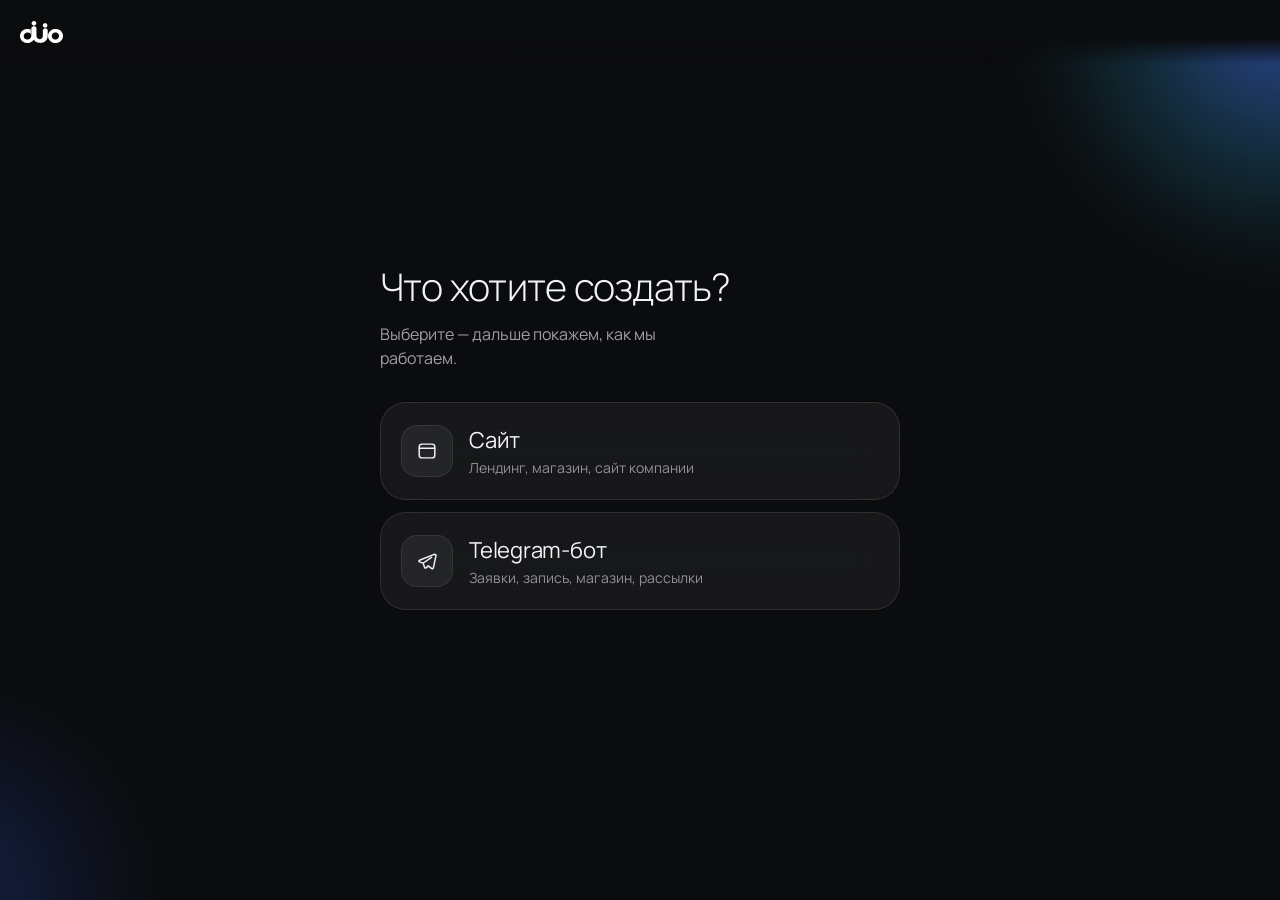
<file: index.html>
<!doctype html>
<html lang="ru">
<head>
  <meta charset="utf-8">
  <meta name="viewport" content="width=device-width, initial-scale=1, maximum-scale=1, viewport-fit=cover">
  <title>DUO — расчёт сайта</title>
  <script>
  document.write(/[?&]vk_app_id=/.test(location.search)
    ? '<script src="https://unpkg.com/@vkontakte/vk-bridge@2/dist/browser.min.js"><\/script>'
    : '<script src="https://telegram.org/js/telegram-web-app.js"><\/script>');
</script>
  <script src="platform.js?v=1791842635"></script>
  <link rel="preconnect" href="https://fonts.googleapis.com">
  <link rel="preconnect" href="https://fonts.gstatic.com" crossorigin>
  <link rel="stylesheet" href="https://fonts.googleapis.com/css2?family=Manrope:wght@300;400;500;600&display=swap">
  <style>
    /* Заставка v2: тёмный фон, одно мягкое свечение за краем, логотип и тонкая полоска загрузки. */
    html, body { margin: 0; background: #0B0C0E; }
    #splash { position: fixed; inset: 0; z-index: 100; overflow: hidden; display: grid; place-items: center; background: #0B0C0E; transition: opacity .45s ease, visibility .45s; }
    #splash.out { opacity: 0; visibility: hidden; }
    #splash .glow { position: absolute; width: 520px; height: 520px; right: -260px; top: -240px; border-radius: 50%; background: radial-gradient(circle, rgba(70,120,255,.55) 0%, rgba(40,150,190,.22) 40%, rgba(11,12,14,0) 70%); filter: blur(30px); }
    .splash-in { position: relative; display: grid; justify-items: center; gap: 26px; }
    #splash img { width: 112px; height: auto; opacity: 0; transform: translateY(8px); animation: logo-in .5s cubic-bezier(.2, .8, .2, 1) forwards; }
    #splash i { display: block; width: 88px; height: 3px; border-radius: 2px; background: rgba(255, 255, 255, .12); overflow: hidden; position: relative; }
    #splash i::after { content: ''; position: absolute; inset: 0; width: 40%; background: #6E96FF; border-radius: 2px; animation: load 1.1s .3s ease-in-out infinite; transform: translateX(-100%); }
    @keyframes logo-in { to { opacity: 1; transform: none; } }
    @keyframes load { to { transform: translateX(250%); } }
    @media (prefers-reduced-motion: reduce) { #splash img { animation: none; opacity: 1; transform: none; } #splash i::after { animation: none; } }
  </style>
  <link rel="stylesheet" href="styles.css?v=1791842635">
</head>
<body>
  <div id="splash" aria-hidden="true">
    <span class="glow"></span>
    <div class="splash-in"><img src="duo-logo-white.svg" alt=""><i></i></div>
  </div>
  <div class="glows" aria-hidden="true"><span></span><span></span></div>
  <main id="app" aria-live="polite"></main>
  <script type="module">
    await (window.__platformReady || Promise.resolve());
    await import('./app.js?v=1791842635');
  </script>
</body>
</html>
</file>
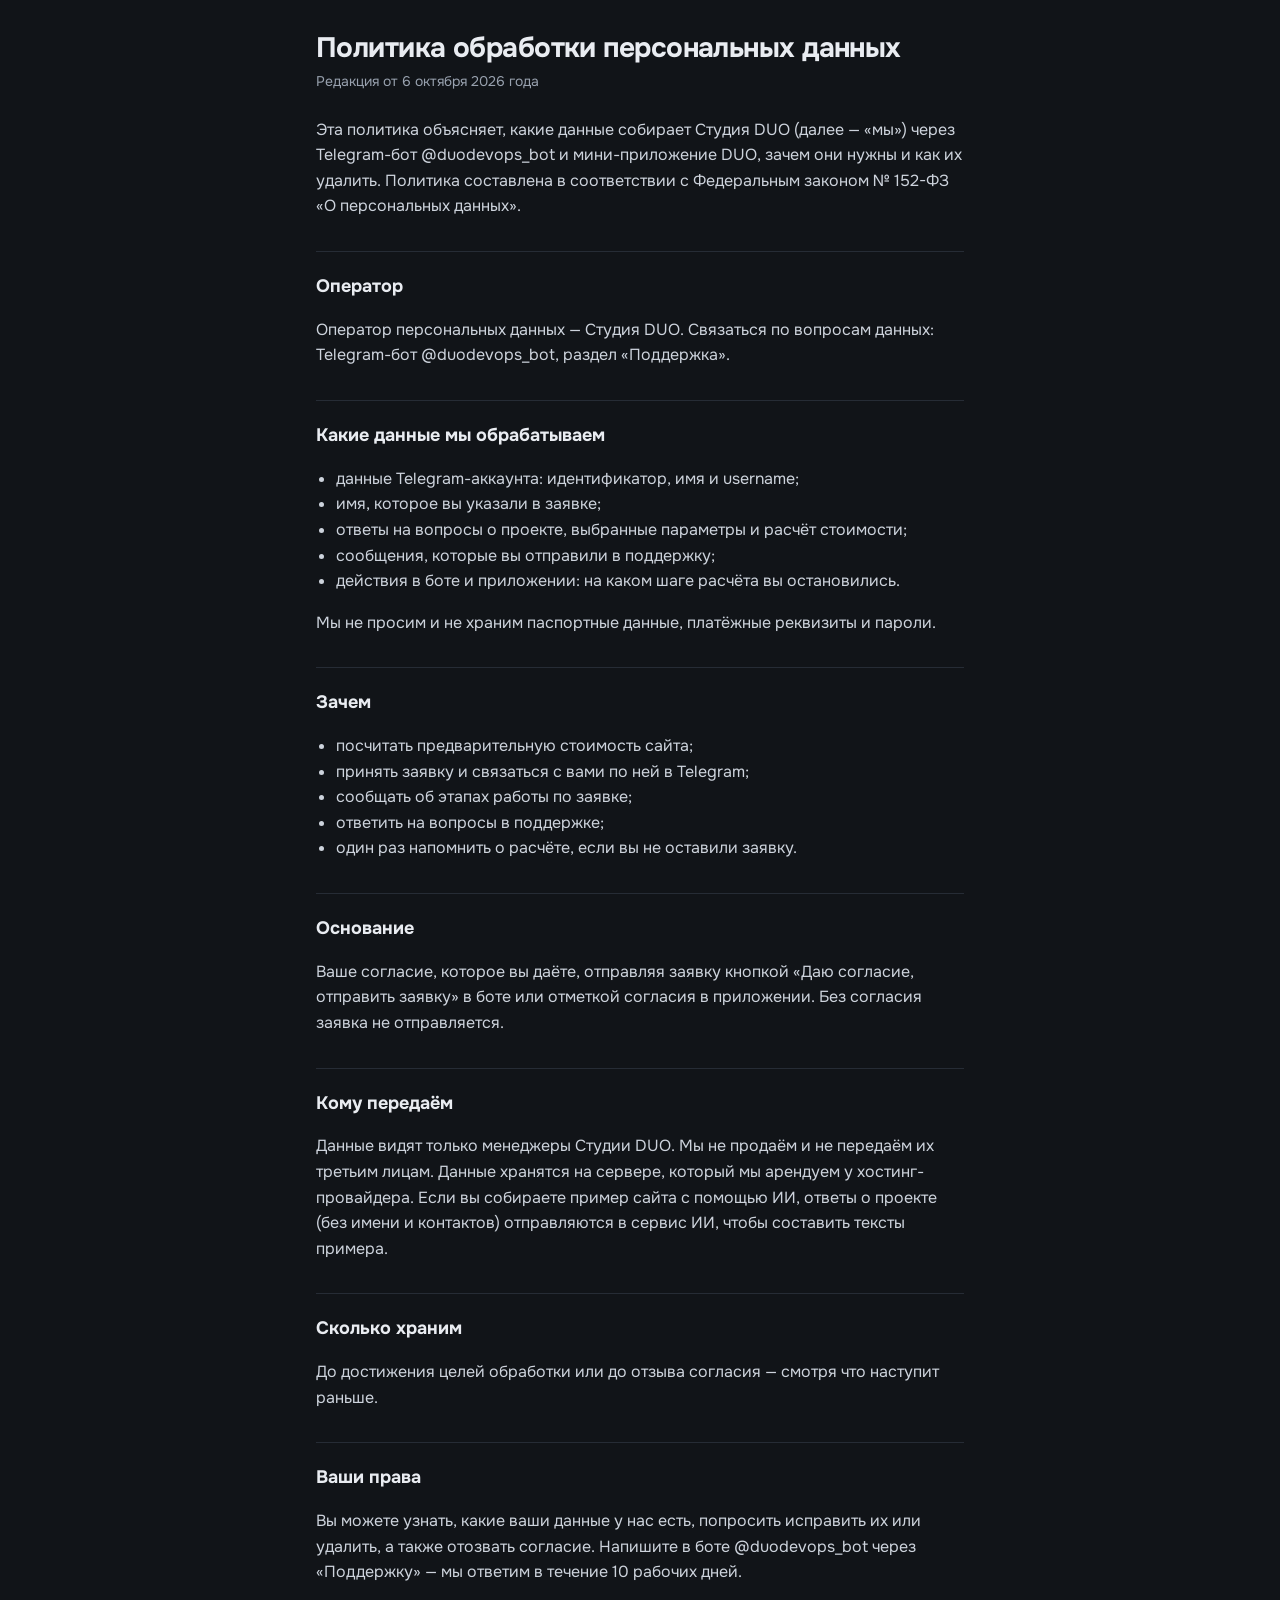
<file: privacy.html>
<!doctype html>
<html lang="ru">
<head>
  <meta charset="utf-8">
  <meta name="viewport" content="width=device-width, initial-scale=1">
  <title>Политика обработки персональных данных — Студия DUO</title>
  <style>
    @font-face { font-family: 'Onest'; src: url('fonts/Onest-Regular.ttf') format('truetype'); font-weight: 400; }
    @font-face { font-family: 'Onest'; src: url('fonts/Onest-Bold.ttf') format('truetype'); font-weight: 700; }
    :root { --bg: #111418; --ink: #e9ecf1; --muted: #98a1ae; --line: #262c35; --blue: #5b8def; }
    * { box-sizing: border-box; }
    body { margin: 0; background: var(--bg); color: var(--ink); font: 16px/1.6 'Onest', system-ui, sans-serif; -webkit-font-smoothing: antialiased; }
    main { max-width: 680px; margin: 0 auto; padding: 32px 16px 56px; }
    h1 { font-size: 28px; line-height: 1.15; letter-spacing: -0.02em; margin: 0 0 6px; }
    h2 { font-size: 18px; margin: 32px 0 8px; padding-top: 20px; border-top: 1px solid var(--line); }
    p, li { color: #cdd3dc; }
    ul { padding-left: 20px; }
    .meta { color: var(--muted); font-size: 14px; margin: 0 0 24px; }
    a { color: var(--blue); }
  </style>
</head>
<body>
<main>
  <h1>Политика обработки персональных данных</h1>
  <p class="meta">Редакция от 6 октября 2026 года</p>

  <p>Эта политика объясняет, какие данные собирает Студия DUO (далее — «мы») через Telegram-бот @duodevops_bot и мини-приложение DUO, зачем они нужны и как их удалить. Политика составлена в соответствии с Федеральным законом № 152-ФЗ «О персональных данных».</p>

  <h2>Оператор</h2>
  <p>Оператор персональных данных — Студия DUO. Связаться по вопросам данных: Telegram-бот @duodevops_bot, раздел «Поддержка».</p>

  <h2>Какие данные мы обрабатываем</h2>
  <ul>
    <li>данные Telegram-аккаунта: идентификатор, имя и username;</li>
    <li>имя, которое вы указали в заявке;</li>
    <li>ответы на вопросы о проекте, выбранные параметры и расчёт стоимости;</li>
    <li>сообщения, которые вы отправили в поддержку;</li>
    <li>действия в боте и приложении: на каком шаге расчёта вы остановились.</li>
  </ul>
  <p>Мы не просим и не храним паспортные данные, платёжные реквизиты и пароли.</p>

  <h2>Зачем</h2>
  <ul>
    <li>посчитать предварительную стоимость сайта;</li>
    <li>принять заявку и связаться с вами по ней в Telegram;</li>
    <li>сообщать об этапах работы по заявке;</li>
    <li>ответить на вопросы в поддержке;</li>
    <li>один раз напомнить о расчёте, если вы не оставили заявку.</li>
  </ul>

  <h2>Основание</h2>
  <p>Ваше согласие, которое вы даёте, отправляя заявку кнопкой «Даю согласие, отправить заявку» в боте или отметкой согласия в приложении. Без согласия заявка не отправляется.</p>

  <h2>Кому передаём</h2>
  <p>Данные видят только менеджеры Студии DUO. Мы не продаём и не передаём их третьим лицам. Данные хранятся на сервере, который мы арендуем у хостинг-провайдера. Если вы собираете пример сайта с помощью ИИ, ответы о проекте (без имени и контактов) отправляются в сервис ИИ, чтобы составить тексты примера.</p>

  <h2>Сколько храним</h2>
  <p>До достижения целей обработки или до отзыва согласия — смотря что наступит раньше.</p>

  <h2>Ваши права</h2>
  <p>Вы можете узнать, какие ваши данные у нас есть, попросить исправить их или удалить, а также отозвать согласие. Напишите в боте @duodevops_bot через «Поддержку» — мы ответим в течение 10 рабочих дней.</p>
</main>
</body>
</html>
</file>
<file: styles.css>
/* DUO — мини-приложение. Айдентика студии: Onest, чёрный, синий DUO, светлый фон.
   Одна яркая вещь — живой мини-сайт; всё остальное спокойное.
   В тёмной теме Telegram темнеет приложение, а мини-сайт остаётся светлым: это «экран сайта». */
@font-face { font-family: 'Onest'; src: url('fonts/Onest-Regular.ttf') format('truetype'); font-weight: 400; font-display: swap; }
@font-face { font-family: 'Onest'; src: url('fonts/Onest-SemiBold.ttf') format('truetype'); font-weight: 500 600; font-display: swap; }
@font-face { font-family: 'Onest'; src: url('fonts/Onest-Bold.ttf') format('truetype'); font-weight: 700 900; font-display: swap; }

:root {
  --paper: #fbfcfe;
  --ink: #0b0b0b;
  --ink-2: #3f4652;
  --muted: #6b7280;
  --blue: #3b82f6;
  --blue-ink: #1d4ed8;
  --blue-wash: #e8f0fe;
  --blue-edge: #c9dafc;
  --mist: #eef2f8;
  --line: #e3e7ee;
  --white: #ffffff;
  --card: #ffffff;
  --on-ink: #ffffff;
  --off: #9aa3b1;
  --warn-bg: #fff4e5;
  --warn-ink: #8a3b0f;
  --bar-bg: rgba(251, 252, 254, .92);
  --shade: rgba(11, 11, 11, .38);
  --bottom: env(safe-area-inset-bottom, 0px);
  color-scheme: light;
}
:root[data-theme="dark"] {
  /* Тёмный деловой: графит, сдержанный синий DUO, без свечений. */
  --paper: #111418;
  --ink: #eceff3;
  --ink-2: #c4cad3;
  --muted: #8d96a3;
  --blue-ink: #a9c4ff;
  --blue-wash: rgba(59, 130, 246, .13);
  --blue-edge: rgba(59, 130, 246, .35);
  --mist: #1f242c;
  --line: #2a3039;
  --card: #181c22;
  --on-ink: #111418;
  --off: #5b6372;
  --warn-bg: rgba(234, 179, 8, .1);
  --warn-ink: #f2d27a;
  --bar-bg: rgba(17, 20, 24, .94);
  --shade: rgba(0, 0, 0, .62);
  color-scheme: dark;
}

* { box-sizing: border-box; -webkit-tap-highlight-color: transparent; }
html, body { margin: 0; background: var(--paper); color: var(--ink); font-family: 'Onest', system-ui, sans-serif; -webkit-font-smoothing: antialiased; }
body { min-height: 100vh; }
body.lock { overflow: hidden; }
button, input, textarea { font: inherit; color: inherit; }
button { cursor: pointer; border: 0; background: none; padding: 0; }
:focus-visible { outline: 2px solid var(--blue); outline-offset: 2px; border-radius: 10px; }
@media (prefers-reduced-motion: reduce) { *, *::before, *::after { animation: none !important; transition: none !important; } }

#app { max-width: 560px; margin: 0 auto; padding: 14px 16px calc(112px + var(--bottom)); }

/* ── Типографика ── */
h1 { font-size: 32px; line-height: 1.06; letter-spacing: -0.035em; font-weight: 800; margin: 0; }
h2 { font-size: 20px; line-height: 1.2; letter-spacing: -0.02em; font-weight: 700; margin: 0; }
p { margin: 0; }
.lead { font-size: 17px; line-height: 1.45; color: var(--ink-2); margin-top: 10px; }
.muted { color: var(--muted); }
.small { font-size: 14px; }
.hint { color: var(--muted); font-size: 15px; line-height: 1.45; margin-top: 8px; }
.hint.small { font-size: 13.5px; }
.kicker { font-size: 14px; font-weight: 600; color: var(--muted); }
.num { font-variant-numeric: tabular-nums; }
.row-between { display: flex; justify-content: space-between; align-items: center; gap: 12px; }

/* ── Кнопки ── */
.btn { display: flex; align-items: center; justify-content: center; gap: 8px; width: 100%; min-height: 56px; border-radius: 16px; font-weight: 700; font-size: 17px; background: var(--ink); color: var(--on-ink); transition: transform .12s, background .2s; }
.btn:active { transform: scale(.98); }
.btn.blue { background: var(--blue); color: #fff; }
.btn.big { min-height: 60px; font-size: 18px; }
.btn.soft { background: var(--mist); color: var(--ink); }
.btn.text { background: none; color: var(--muted); font-weight: 600; min-height: 44px; }
.btn.inline { width: auto; min-height: 36px; font-size: 14px; }
.btn.off { background: var(--line); color: var(--off); }
.link { color: var(--blue); font-weight: 600; text-decoration: underline; text-underline-offset: 3px; }
.stack { display: grid; gap: 10px; }
.gap { height: 20px; }

/* ── Живой мини-сайт (всегда светлый) ── */
.site, .fs-site {
  --white: #ffffff; --ink: #0b0b0b; --ink-2: #3f4652; --muted: #6b7280; --line: #e3e7ee; --mist: #eef2f8;
  /* Цвет акцента ИИ-примера; без него — синий DUO. */
  --blue: var(--accent, #3b82f6);
  color: var(--ink);
}
.site { position: relative; border-radius: 20px; background: var(--white); border: 1px solid var(--line); overflow: hidden; box-shadow: 0 18px 40px -24px rgba(29, 78, 216, .35); }
:root[data-theme="dark"] .site { border-color: transparent; box-shadow: 0 18px 50px -20px rgba(59, 130, 246, .45); }
.site-bar { display: flex; align-items: center; gap: 6px; height: 30px; padding: 0 10px; background: #f5f7fb; border-bottom: 1px solid var(--line); }
.site-bar i { flex: none; width: 7px; height: 7px; border-radius: 50%; background: #d4d9e2; }
.site-tab { margin-left: 6px; align-self: flex-end; max-width: 58%; min-width: 60px; min-height: 22px; overflow: hidden; white-space: nowrap; text-overflow: ellipsis; font-size: 11px; font-weight: 600; padding: 5px 9px 4px; background: var(--white); border: 1px solid var(--line); border-bottom: 0; border-radius: 8px 8px 0 0; color: var(--ink-2); }
.site-tab.empty { color: #a3abb8; }
.site-chips { margin-left: auto; display: flex; gap: 4px; }
.site-chip { font-size: 10px; font-weight: 700; padding: 3px 7px; border-radius: 999px; background: #0b0b0b; color: #fff; white-space: nowrap; }
.site-chip.blue { background: var(--blue); }
.site-expand { flex: none; margin-left: 4px; width: 24px; height: 24px; border-radius: 7px; display: grid; place-items: center; color: var(--ink-2); background: var(--white); border: 1px solid var(--line); }
.site-chips:empty + .site-expand { margin-left: auto; }
.site-body { position: relative; padding: 10px 12px 12px; }
.site-nav { display: flex; align-items: center; gap: 10px; font-size: 11px; font-weight: 600; color: var(--muted); margin-bottom: 8px; border-radius: 6px; }
.site-nav b { font-size: 13px; color: var(--ink); margin-right: auto; font-weight: 800; }
.site-nav span.on { color: var(--ink); box-shadow: inset 0 -2px 0 var(--blue); padding-bottom: 2px; }
.site-hero { border-radius: 12px; padding: 12px; min-height: 84px; display: flex; flex-direction: column; justify-content: space-between; gap: 8px; background: #eceef2; }
.site-hero.unique { background: linear-gradient(135deg, #0b0b0b 55%, color-mix(in srgb, var(--blue) 55%, #0b0b0b)); color: #fff; }
.site-hero h3 { margin: 0; font-size: 15px; line-height: 1.15; letter-spacing: -0.02em; font-weight: 800; }
.site-hero.template h3 { font-family: Arial, sans-serif; font-weight: 700; color: #8c939f; }
.site-btn { align-self: flex-start; font-size: 11px; font-weight: 700; padding: 6px 11px; border-radius: 999px; background: var(--blue); color: #fff; }
.site-hero.template .site-btn { border-radius: 4px; background: #a3abb8; }
.site-btn.anim { animation: glow 2.6s ease-in-out infinite; }
@keyframes glow { 0%, 70%, 100% { box-shadow: 0 0 0 0 rgba(59, 130, 246, 0); transform: scale(1); } 80% { box-shadow: 0 0 0 6px rgba(59, 130, 246, .22); transform: scale(1.05); } }
.site-cards { display: grid; grid-template-columns: repeat(3, 1fr); gap: 6px; margin-top: 8px; border-radius: 10px; }
.site-card { border-radius: 10px; padding: 7px; background: var(--white); border: 1px solid var(--line); display: grid; gap: 3px; font-size: 10.5px; font-weight: 700; min-height: 54px; align-content: start; transition: transform .3s, box-shadow .3s; }
.site-cards.template .site-card { border-radius: 4px; background: #f1f3f6; border-color: transparent; }
.site-card em { font-style: normal; font-size: 15px; }
.site-card small { font-weight: 600; color: var(--muted); font-size: 9.5px; }
.site-card .bar { height: 6px; border-radius: 3px; background: #d4d9e2; width: 80%; }
.site-card .bar.short { width: 50%; background: #e3e7ee; }
.site-card .buy { justify-self: start; margin-top: 2px; font-size: 9px; padding: 2px 6px; border-radius: 999px; background: var(--blue); color: #fff; }
.site-cards.lift .site-card:nth-child(2) { transform: translateY(-3px); box-shadow: 0 8px 16px -8px rgba(59, 130, 246, .55); border-color: var(--blue); }
.site-cards.reveal .site-card { animation: rise .6s both; }
.site-cards.reveal .site-card:nth-child(2) { animation-delay: .12s; }
.site-cards.reveal .site-card:nth-child(3) { animation-delay: .24s; }
@keyframes rise { from { opacity: 0; transform: translateY(8px); } }
.site-chat { position: absolute; right: 10px; bottom: 10px; width: 28px; height: 28px; border-radius: 50%; background: var(--blue); display: grid; place-items: center; box-shadow: 0 6px 14px rgba(59, 130, 246, .45); animation: pop .45s cubic-bezier(.2, 1.4, .4, 1) both; }
.site-chat::before { content: ''; width: 11px; height: 8px; border-radius: 3px 3px 3px 0; background: #fff; }
.lines-ph { display: grid; gap: 4px; }
.lines-ph i { display: block; height: 6px; border-radius: 3px; background: #c9ced8; width: 70%; }
.lines-ph i + i { width: 45%; background: #d9dde4; }
.site-hero.unique .lines-ph i { background: rgba(255, 255, 255, .35); }
.site-hero.unique .lines-ph i + i { background: rgba(255, 255, 255, .2); }

/* Пустая страница — с неё начинается сборка */
.sk { height: 8px; border-radius: 4px; background: #eceef2; }
.sk.w40 { width: 40%; margin-bottom: 10px; }
.sk.hero { height: 84px; border-radius: 12px; }
.sk-row { display: grid; grid-template-columns: repeat(3, 1fr); gap: 6px; margin-top: 8px; }
.sk-row .sk { height: 54px; border-radius: 10px; }
.site.empty .sk { background: linear-gradient(90deg, #eceef2 30%, #f6f7f9 50%, #eceef2 70%) 0 0 / 300% 100%; animation: shimmer 1.4s linear infinite; }
@keyframes shimmer { to { background-position: -150% 0; } }

/* Подсветка того, что изменилось по нажатию */
.flash { animation: flash .9s ease-out; }
@keyframes flash { 0% { box-shadow: 0 0 0 0 rgba(59, 130, 246, .65); } 100% { box-shadow: 0 0 0 10px rgba(59, 130, 246, 0); } }

/* Первое появление собранного сайта */
.appear .site-tab, .appear .site-nav, .appear .site-hero, .appear .site-card { animation: rise .5s both; }
.appear .site-nav { animation-delay: .08s; }
.appear .site-hero { animation-delay: .16s; }
.appear .site-card:nth-child(1) { animation-delay: .26s; }
.appear .site-card:nth-child(2) { animation-delay: .32s; }
.appear .site-card:nth-child(3) { animation-delay: .38s; }

/* Зоны сайта нажимаются: открывают опцию, которая за них отвечает */
.site.interactive { cursor: zoom-in; }
.site.interactive [data-zone] { cursor: pointer; outline-offset: 2px; transition: outline-color .2s; outline: 1.5px dashed transparent; }
.site.interactive [data-zone]:hover { outline-color: rgba(59, 130, 246, .7); }
.site.interactive [data-zone]:active { outline-color: var(--blue); }
.hint-zones [data-zone] { animation: zone-hint 1.8s .5s ease-in-out 2; }
@keyframes zone-hint { 0%, 100% { outline-color: transparent; } 40%, 60% { outline-color: rgba(59, 130, 246, .75); } }

/* ── Главный: сайт собирается сам ── */
.brand { display: flex; align-items: baseline; gap: 10px; margin-bottom: 14px; }
.brand b { font-size: 22px; font-weight: 900; letter-spacing: -0.04em; }
.brand span { font-size: 14px; font-weight: 600; color: var(--muted); }
.cine-site { min-height: 210px; }
.cine { display: flex; justify-content: space-between; align-items: flex-end; gap: 12px; margin-top: 14px; }
.cine-step { display: grid; gap: 2px; min-width: 0; }
.cine-step span { font-size: 15px; font-weight: 600; color: var(--ink-2); white-space: nowrap; overflow: hidden; text-overflow: ellipsis; }
.cine-step b { font-size: 15px; font-weight: 700; color: var(--blue); min-height: 1.2em; }
.cine-step.swap { animation: swap .35s ease-out; }
@keyframes swap { from { opacity: 0; transform: translateY(6px); } }
.cine-total { text-align: right; flex: none; }
.cine-total span { display: block; font-size: 13px; font-weight: 600; color: var(--muted); }
.cine-total b { font-size: 30px; font-weight: 800; letter-spacing: -0.035em; }
.cine-progress { display: flex; align-items: center; gap: 4px; margin: 12px 0 26px; }
.cine-progress i { flex: 1; height: 4px; border-radius: 2px; background: var(--line); transition: background .3s; }
.cine-progress i.done { background: var(--blue); }
.cine-replay { flex: none; margin-left: 8px; font-size: 13px; font-weight: 600; color: var(--muted); padding: 6px 10px; border-radius: 999px; background: var(--mist); opacity: 0; pointer-events: none; transition: opacity .3s; }
.cine-replay.shown { opacity: 1; pointer-events: auto; }

/* Сумма досчитывается — короткий толчок */
.bump { animation: bump .45s ease-out; }
@keyframes bump { 30% { transform: scale(1.06); color: var(--blue); } }
.cine-total b, div.bar .sum b, .full-bottom .sum b { display: inline-block; transform-origin: left center; }
.cine-total b { transform-origin: right center; }

/* Калькулятор: превью закреплено сверху */
.dock { position: sticky; top: 0; z-index: 5; margin: -14px -16px 0; padding: 12px 16px 12px; background: var(--paper); }
.dock::after { content: ''; position: absolute; left: 0; right: 0; top: 100%; height: 14px; background: linear-gradient(var(--paper), transparent); pointer-events: none; }
.dock-hint { margin-top: 2px; font-size: 13px; line-height: 1.4; color: var(--muted); }

/* ── Блоки калькулятора ── */
.block { margin-top: 22px; }
.block-head { display: flex; justify-content: space-between; align-items: baseline; gap: 12px; margin-bottom: 10px; }
.pages { display: flex; align-items: center; gap: 12px; background: var(--card); border: 1px solid var(--line); border-radius: 18px; padding: 10px; }
.pages button { width: 48px; height: 48px; border-radius: 14px; background: var(--mist); font-size: 24px; font-weight: 700; }
.pages .value { flex: 1; text-align: center; font-size: 30px; font-weight: 800; letter-spacing: -0.03em; }
.pages .value small { display: block; font-size: 12px; font-weight: 600; color: var(--muted); letter-spacing: 0; }

.tiles { display: grid; grid-template-columns: repeat(2, minmax(0, 1fr)); gap: 8px; }
.tile { position: relative; text-align: left; border-radius: 16px; padding: 12px 12px 11px; background: var(--card); border: 1.5px solid var(--line); min-height: 92px; display: flex; flex-direction: column; justify-content: space-between; gap: 6px; cursor: pointer; transition: background .2s, border-color .2s, transform .12s; }
.tile:active { transform: scale(.98); }
.tile b { font-size: 14.5px; line-height: 1.2; font-weight: 700; overflow-wrap: break-word; }
.tile .price { font-size: 13px; font-weight: 600; color: var(--muted); padding-right: 32px; }
.tile.on { background: var(--blue); border-color: var(--blue); color: #fff; }
.tile.on .price { color: rgba(255, 255, 255, .8); }
.tile .reco { position: absolute; left: 12px; top: -9px; font-size: 11px; font-weight: 700; padding: 2px 8px; border-radius: 999px; background: var(--blue-wash); color: var(--blue-ink); border: 1px solid var(--blue-edge); }
:root[data-theme="dark"] .tile .reco { background: #16233a; }
.tile .peek { position: absolute; bottom: 9px; right: 9px; width: 26px; height: 26px; border-radius: 50%; background: var(--mist); display: grid; place-items: center; }
.tile .peek::before { content: ''; border-left: 7px solid var(--ink-2); border-top: 4.5px solid transparent; border-bottom: 4.5px solid transparent; margin-left: 2px; }
.tile.on .peek { background: rgba(255, 255, 255, .22); }
.tile.on .peek::before { border-left-color: #fff; }
.tile.wide { grid-column: span 2; }
.tile.wide .peek { bottom: auto; top: 10px; }
.tile.wide b { padding-right: 32px; }
.tile .count { display: flex; align-items: center; justify-content: space-between; gap: 8px; font-size: 13px; font-weight: 600; padding-top: 8px; border-top: 1px solid rgba(255, 255, 255, .25); }
.tile .count-ctl { display: flex; align-items: center; gap: 6px; }
.tile .count button { width: 30px; height: 30px; border-radius: 9px; background: rgba(255, 255, 255, .22); color: inherit; font-size: 17px; font-weight: 700; }
.tile .count span { min-width: 22px; text-align: center; font-size: 16px; font-weight: 800; }

.segments { display: grid; grid-template-columns: repeat(2, minmax(0, 1fr)); gap: 8px; }
.segment { text-align: left; padding: 12px; border-radius: 16px; background: var(--card); border: 1.5px solid var(--line); }
.segment b { display: block; font-size: 15px; }
.segment span { font-size: 13px; color: var(--muted); }
.segment.on { border-color: var(--ink); box-shadow: inset 0 0 0 1px var(--ink); }
.days { display: flex; gap: 6px; overflow-x: auto; margin-top: 8px; padding-bottom: 2px; }
.day { flex: none; padding: 9px 13px; border-radius: 999px; background: var(--mist); font-weight: 600; font-size: 14px; }
.day.on { background: var(--ink); color: var(--on-ink); }
.switch-row { display: flex; align-items: center; gap: 12px; background: var(--card); border: 1.5px solid var(--line); border-radius: 16px; padding: 12px 14px; width: 100%; text-align: left; }
.switch-row.on { border-color: var(--blue); background: var(--blue-wash); }
.switch-row div { flex: 1; }
.switch-row b { display: block; font-size: 15px; }
.switch-row span { font-size: 13px; color: var(--muted); }
.toggle { flex: none; width: 46px; height: 28px; border-radius: 999px; background: var(--off); position: relative; transition: background .2s; }
.toggle::after { content: ''; position: absolute; top: 3px; left: 3px; width: 22px; height: 22px; border-radius: 50%; background: #fff; box-shadow: 0 1px 3px rgba(0, 0, 0, .2); transition: transform .2s; }
.on .toggle { background: var(--blue); }
.on .toggle::after { transform: translateX(18px); }
.note { margin-top: 10px; padding: 11px 13px; border-radius: 14px; background: var(--blue-wash); color: var(--blue-ink); font-size: 14px; font-weight: 600; line-height: 1.35; }
.warn { margin-top: 12px; padding: 12px 14px; border-radius: 14px; background: var(--warn-bg); color: var(--warn-ink); font-size: 14px; line-height: 1.4; }

/* ── Нижняя шторка с демо опции ── */
.sheet-back { position: fixed; inset: 0; background: var(--shade); z-index: 20; animation: fade .2s both; }
.sheet { position: fixed; left: 0; right: 0; bottom: 0; z-index: 21; background: var(--card); border-radius: 22px 22px 0 0; padding: 10px 16px calc(16px + var(--bottom)); max-width: 560px; margin: 0 auto; animation: up .28s cubic-bezier(.2, .8, .2, 1) both; }
.sheet .grip { width: 38px; height: 5px; border-radius: 3px; background: var(--line); margin: 0 auto 12px; }
.media { border-radius: 16px; overflow: hidden; aspect-ratio: 16 / 9; background: #f5f7fb; border: 1px solid var(--line); }
.media video { width: 100%; height: 100%; object-fit: cover; display: block; }
.sheet-head { display: flex; align-items: center; gap: 10px; margin-top: 14px; }
.sheet-head h2 { flex: 1; }
.pill { flex: none; font-size: 12px; font-weight: 700; padding: 4px 10px; border-radius: 999px; background: var(--blue-wash); color: var(--blue-ink); }
.sheet p { margin-top: 6px; color: var(--ink-2); font-size: 15px; line-height: 1.45; }
@keyframes fade { from { opacity: 0; } }
@keyframes up { from { transform: translateY(100%); } }

/* ── Бриф ── */
.progress { display: grid; grid-template-columns: repeat(8, 1fr); gap: 4px; margin: 10px 0 22px; }
.progress i { height: 4px; border-radius: 2px; background: var(--line); transition: background .3s; }
.progress i.done { background: var(--blue); }
.progress i.now { background: linear-gradient(90deg, var(--blue) 50%, var(--line) 50%); }
.q-in.fresh { animation: q-in .35s cubic-bezier(.2, .8, .2, 1) both; }
@keyframes q-in { from { opacity: 0; transform: translateX(18px); } }
.q-title { font-size: 28px; }
.choice { display: flex; align-items: center; gap: 12px; width: 100%; text-align: left; padding: 15px 16px; border: 1.5px solid var(--line); border-radius: 16px; background: var(--card); font-size: 16px; font-weight: 600; transition: background .15s, border-color .15s, color .15s; }
.q-in.fresh .choice { animation: rise .4s calc(60ms + var(--i, 0) * 40ms) both; }
.choice .mark { flex: none; width: 22px; height: 22px; border-radius: 50%; border: 2px solid var(--off); display: grid; place-items: center; transition: background .15s, border-color .15s; }
.choice.multi .mark { border-radius: 7px; }
.choice.on { border-color: var(--blue); background: var(--blue); color: #fff; }
.choice.on .mark { background: #fff; border-color: #fff; }
.choice.on .mark::after { content: ''; width: 9px; height: 5px; border: 2.5px solid var(--blue); border-top: 0; border-right: 0; transform: rotate(-45deg) translate(1px, -1px); }
textarea, input[type=text], input[type=search] { width: 100%; border: 1.5px solid var(--line); border-radius: 16px; padding: 14px 16px; font-size: 16px; background: var(--card); outline: none; resize: none; }
textarea:focus, input[type=text]:focus, input[type=search]:focus { border-color: var(--blue); }

/* ── Итог: мини-сайт и чек ── */
.sum-site { position: relative; display: block; cursor: zoom-in; }
.sum-open { position: absolute; right: 10px; bottom: 10px; display: flex; align-items: center; gap: 6px; padding: 7px 11px; border-radius: 999px; background: rgba(11, 11, 11, .82); color: #fff; font-size: 12.5px; font-weight: 700; backdrop-filter: blur(6px); -webkit-backdrop-filter: blur(6px); }
.sum-site:has(.site-chat) .sum-open { right: 46px; }
.check { position: relative; margin-top: 16px; padding: 18px 16px 20px; background: #fff; color: #0b0b0b; border-radius: 6px 6px 0 0; box-shadow: 0 14px 30px -20px rgba(11, 11, 11, .35); }
.check::after { content: ''; position: absolute; left: 0; right: 0; bottom: -9px; height: 10px; background: radial-gradient(circle at 6px 0, transparent 6px, #fff 6.5px) 0 0 / 12px 10px repeat-x; }
:root[data-theme="dark"] .check { box-shadow: none; }
.check-head { display: grid; grid-template-columns: auto 1fr; align-items: baseline; gap: 2px 10px; padding-bottom: 12px; border-bottom: 1.5px dashed #d4d9e2; }
.check-head b { font-size: 20px; font-weight: 900; letter-spacing: -0.04em; grid-row: span 2; }
.check-head span { font-size: 13px; font-weight: 600; color: #6b7280; }
.check-title { margin: 12px 0 6px; font-size: 15px; font-weight: 700; }
.check-row { display: flex; align-items: baseline; gap: 6px; padding: 5px 0; font-size: 14.5px; }
.check-row span:first-child { min-width: 0; }
.check-row i { flex: 1; min-width: 12px; border-bottom: 1.5px dotted #c9ced8; transform: translateY(-4px); }
.check-row span:last-child { flex: none; font-weight: 700; white-space: nowrap; }
.check-total { display: flex; justify-content: space-between; align-items: baseline; margin-top: 10px; padding-top: 12px; border-top: 1.5px dashed #d4d9e2; font-weight: 800; font-size: 24px; letter-spacing: -0.03em; }
.check-total span:first-child { font-size: 16px; letter-spacing: 0; }
.check-note { margin-top: 12px; font-size: 12.5px; line-height: 1.45; color: #6b7280; }
.check.printing .p { animation: print .32s calc(150ms + var(--i) * 140ms) cubic-bezier(.2, .8, .2, 1) both; }
@keyframes print { from { opacity: 0; transform: translateY(-6px); clip-path: inset(0 0 100% 0); } to { clip-path: inset(0 0 0 0); } }
.share { margin-top: 22px; }
.next { margin: 0; padding: 0; list-style: none; counter-reset: next; display: grid; gap: 12px; }
.next li { counter-increment: next; display: grid; grid-template-columns: 28px 1fr; gap: 10px; font-size: 15px; line-height: 1.4; }
.next li::before { content: counter(next); width: 28px; height: 28px; border-radius: 50%; background: var(--mist); display: grid; place-items: center; font-weight: 700; font-size: 14px; }

/* ── Нижняя панель ── */
div.bar { position: fixed; left: 0; right: 0; bottom: 0; z-index: 10; padding: 10px 16px calc(10px + var(--bottom)); background: var(--bar-bg); backdrop-filter: blur(14px); -webkit-backdrop-filter: blur(14px); border-top: 1px solid var(--line); }
div.bar .bar-inner { max-width: 560px; margin: 0 auto; display: flex; align-items: center; gap: 12px; }
.sum { flex: 1; min-width: 0; }
.sum b { display: block; font-size: 24px; font-weight: 800; letter-spacing: -0.03em; }
.sum span { display: block; font-size: 13px; color: var(--muted); }
div.bar .btn, .full-bottom .btn { width: auto; min-width: 132px; padding: 0 22px; white-space: nowrap; }

/* ── Сайт на весь экран ── */
.full { position: fixed; inset: 0; z-index: 30; display: flex; flex-direction: column; background: var(--paper); animation: full-in .32s cubic-bezier(.2, .8, .2, 1) both; }
@keyframes full-in { from { opacity: 0; transform: scale(.96); } }
.full-top { display: flex; align-items: center; justify-content: space-between; gap: 12px; padding: 10px 16px; max-width: 1180px; width: 100%; margin: 0 auto; }
.full-close { font-weight: 700; font-size: 15px; color: var(--ink); padding: 8px 4px; }
.seg2 { display: flex; padding: 3px; border-radius: 12px; background: var(--mist); }
.seg2 button { padding: 7px 13px; border-radius: 9px; font-size: 14px; font-weight: 600; color: var(--muted); transition: background .2s, color .2s; }
.seg2 button.on { background: var(--card); color: var(--ink); box-shadow: 0 1px 3px rgba(0, 0, 0, .12); }
.full-scroll { flex: 1; overflow-y: auto; -webkit-overflow-scrolling: touch; padding: 4px 16px 24px; }
.full-scroll > .fs-site { max-width: 480px; margin: 0 auto; }
.fs-scale { position: relative; max-width: 1100px; margin: 0 auto; overflow: hidden; }
.fs-canvas { width: 1100px; transform-origin: top left; }
.fs-caption { margin-top: 12px; text-align: center; font-size: 13px; color: var(--muted); }
.full-bottom { display: flex; align-items: center; gap: 12px; padding: 10px 16px calc(10px + var(--bottom)); border-top: 1px solid var(--line); background: var(--bar-bg); }

.fs-site { position: relative; background: #fff; border-radius: 22px; overflow: hidden; border: 1px solid var(--line); font-size: 15px; }
.fs-bar { display: flex; align-items: center; gap: 6px; height: 36px; padding: 0 12px; background: #f5f7fb; border-bottom: 1px solid var(--line); }
.fs-bar i { flex: none; width: 9px; height: 9px; border-radius: 50%; background: #d4d9e2; }
.fs-bar .site-chip { margin-left: auto; }
.fs-tab { margin-left: 8px; align-self: flex-end; max-width: 64%; min-width: 80px; overflow: hidden; white-space: nowrap; text-overflow: ellipsis; font-size: 12.5px; font-weight: 600; padding: 7px 12px 6px; background: #fff; border: 1px solid var(--line); border-bottom: 0; border-radius: 9px 9px 0 0; color: var(--ink-2); }
.fs-tab.empty { color: #a3abb8; }
.fs-header { display: flex; align-items: center; gap: 14px; padding: 14px 18px; border-bottom: 1px solid #f0f2f6; }
.fs-logo { font-size: 20px; font-weight: 900; letter-spacing: -0.04em; margin-right: auto; }
.fs-nav { display: flex; align-items: center; gap: 4px; overflow-x: auto; }
.fs-nav button { padding: 7px 10px; border-radius: 999px; font-size: 13.5px; font-weight: 600; color: var(--muted); white-space: nowrap; }
.fs-nav button.on { background: #0b0b0b; color: #fff; }
.fs-more { font-size: 12.5px; color: var(--muted); white-space: nowrap; padding-left: 4px; }
.fs-main { padding: 18px; display: grid; gap: 20px; transition: opacity .22s, transform .22s; }
.fs-main.leave { opacity: 0; transform: translateX(-24px); }
.fs-main.enter { animation: page-in .4s cubic-bezier(.2, .8, .2, 1) both; }
@keyframes page-in { from { opacity: 0; transform: translateX(24px); } }
.ph { display: inline-block; height: .7em; border-radius: 6px; background: #dde1e8; vertical-align: middle; }
h1 .ph { display: block; height: .62em; margin: .18em 0; }

.fs-hero { border-radius: 18px; padding: 22px 18px; display: grid; gap: 14px; background: #eceef2; }
.fs-hero.unique { background: linear-gradient(135deg, #0b0b0b 55%, color-mix(in srgb, var(--blue) 55%, #0b0b0b)); color: #fff; }
.fs-hero h1 { font-size: 30px; line-height: 1.05; letter-spacing: -0.035em; }
.fs-hero.template h1 { font-family: Arial, sans-serif; color: #6b7280; letter-spacing: -0.01em; }
.fs-hero p { font-size: 15px; line-height: 1.45; opacity: .8; }
.fs-hero.unique .ph { background: rgba(255, 255, 255, .25); }
.fs-hero-text { display: grid; gap: 12px; justify-items: start; }
.fs-hero-art { display: none; }
.fs-btn { display: inline-flex; align-items: center; padding: 12px 20px; border-radius: 999px; background: var(--blue); color: #fff; font-weight: 700; font-size: 15px; cursor: pointer; user-select: none; transition: transform .15s; }
.template .fs-btn { border-radius: 4px; background: #a3abb8; }
.fs-btn.anim { animation: glow 2.6s ease-in-out infinite; }
.fs-btn.anim:active, .fs-buy.anim:active { transform: scale(.94); }
.fs-head h2 { font-size: 24px; letter-spacing: -0.03em; }
.fs-head p { margin-top: 6px; color: var(--muted); line-height: 1.45; }
.fs-cards { display: grid; grid-template-columns: repeat(2, minmax(0, 1fr)); gap: 10px; }
.fs-card { border-radius: 16px; border: 1px solid var(--line); padding: 10px; display: grid; gap: 6px; background: #fff; transition: transform .3s, box-shadow .3s, border-color .3s; }
.template .fs-card { border-radius: 4px; background: #f6f7f9; border-color: transparent; }
.fs-card-pic { aspect-ratio: 4 / 3; border-radius: 12px; background: #f3efe9; display: grid; place-items: center; font-size: 34px; }
.template .fs-card-pic { border-radius: 2px; background: #e6e9ee; filter: grayscale(1); }
.fs-card b { font-size: 15px; }
.fs-card-sub { font-size: 12.5px; color: var(--muted); }
.fs-card-foot { display: flex; align-items: center; justify-content: space-between; gap: 6px; margin-top: 2px; }
.fs-price { font-weight: 700; font-size: 14px; }
.fs-buy { font-size: 12.5px; font-weight: 700; padding: 6px 11px; border-radius: 999px; background: var(--blue); color: #fff; cursor: pointer; transition: transform .15s; }
.fs-cards.lift .fs-card:hover, .fs-cards.lift .fs-card:active { transform: translateY(-4px); box-shadow: 0 14px 24px -14px rgba(59, 130, 246, .6); border-color: var(--blue); }
.fs-form { border-radius: 18px; padding: 18px; background: #f5f7fb; display: grid; gap: 10px; }
.template .fs-form { border-radius: 4px; }
.fs-form h3 { margin: 0; font-size: 20px; letter-spacing: -0.02em; }
.fs-form p { color: var(--muted); font-size: 14px; line-height: 1.45; }
.fs-inputs { display: grid; gap: 8px; }
.fs-input { display: block; padding: 12px 14px; border-radius: 12px; background: #fff; border: 1px solid var(--line); color: #a3abb8; font-size: 14px; }
.fs-form .fs-btn { justify-self: start; }
.fs-foot { display: flex; justify-content: space-between; gap: 10px; padding: 14px 18px; font-size: 12.5px; color: var(--muted); border-top: 1px solid #f0f2f6; }
.fs-chat { position: absolute; right: 14px; bottom: 14px; width: 46px; height: 46px; border-radius: 50%; background: var(--blue); display: grid; place-items: center; box-shadow: 0 8px 20px rgba(59, 130, 246, .5); }
.fs-chat::before { content: ''; width: 17px; height: 12px; border-radius: 4px 4px 4px 0; background: #fff; }
.rv { opacity: 0; transform: translateY(22px); transition: opacity .6s, transform .6s cubic-bezier(.2, .8, .2, 1); }
.rv.in { opacity: 1; transform: none; }

/* Компьютерная версия: рисуется шириной 1100 px и уменьшается под экран */
.fs-site.desktop { border-radius: 14px; font-size: 16px; }
.desktop .fs-header { padding: 18px 48px; }
.desktop .fs-nav button { font-size: 15px; padding: 8px 14px; }
.desktop .fs-main { padding: 36px 48px 48px; gap: 36px; }
.desktop .fs-hero { grid-template-columns: 1.3fr 1fr; align-items: center; padding: 48px; border-radius: 24px; }
.desktop .fs-hero h1 { font-size: 54px; }
.desktop .fs-hero p { font-size: 18px; max-width: 46ch; }
.desktop .fs-hero-art { display: grid; place-items: center; aspect-ratio: 1; border-radius: 50%; background: rgba(255, 255, 255, .08); font-size: 120px; }
.desktop .template .fs-hero-art, .desktop.template .fs-hero-art { background: #dfe3ea; border-radius: 4px; filter: grayscale(1); }
.desktop .fs-head h2 { font-size: 34px; }
.desktop .fs-cards { grid-template-columns: repeat(3, minmax(0, 1fr)); gap: 18px; }
.desktop .fs-form { grid-template-columns: 1fr 1fr; align-items: end; padding: 32px; }
.desktop .fs-inputs { grid-template-columns: 1fr 1fr; grid-column: 1 / -1; }
.desktop .fs-foot { padding: 18px 48px; }

/* ── Заявки и успех ── */
.lead-card { background: var(--card); border: 1px solid var(--line); border-radius: 18px; padding: 14px 16px; margin-top: 12px; animation: rise .45s var(--d, 0ms) both; }
.lead-card .top { display: flex; justify-content: space-between; align-items: baseline; gap: 10px; }
.lead-card .top b { font-size: 18px; }
.lead-card.cancelled { opacity: .7; }
.lead-card.skeleton { height: 150px; background: linear-gradient(90deg, var(--card) 30%, var(--mist) 50%, var(--card) 70%) 0 0 / 300% 100%; animation: shimmer 1.4s linear infinite; }
.lead-stage { display: block; margin-top: 4px; font-size: 16px; }
.lead-card .play { margin-top: 6px; padding: 0; justify-content: flex-start; color: var(--blue); }
.stage-video { margin-top: 12px; }
.stages { position: relative; display: grid; grid-template-columns: repeat(5, 1fr); margin: 16px 0 12px; }
.stages-line { position: absolute; left: 10%; right: 10%; top: 8px; height: 3px; border-radius: 2px; background: var(--line); }
.stages-line span { display: block; height: 100%; width: var(--pct); border-radius: 2px; background: var(--blue); animation: grow .9s .15s cubic-bezier(.2, .8, .2, 1) both; }
@keyframes grow { from { width: 0; } }
.stage { position: relative; display: grid; justify-items: center; gap: 6px; text-align: center; }
.stage i { width: 19px; height: 19px; border-radius: 50%; background: var(--card); border: 2.5px solid var(--line); transition: background .3s; }
.stage.done i { background: var(--blue); border-color: var(--blue); animation: pop .4s calc(.15s + var(--k) * .15s) both; }
.stage.now i { border-color: var(--blue); background: var(--card); box-shadow: 0 0 0 0 rgba(59, 130, 246, .5); animation: pulse 1.8s 1s infinite; }
.stage.now i::after { content: ''; display: block; width: 7px; height: 7px; margin: 3.5px; border-radius: 50%; background: var(--blue); }
@keyframes pulse { 0% { box-shadow: 0 0 0 0 rgba(59, 130, 246, .5); } 70%, 100% { box-shadow: 0 0 0 9px rgba(59, 130, 246, 0); } }
.stage small { font-size: 10.5px; line-height: 1.2; font-weight: 600; color: var(--muted); }
.stage.now small { color: var(--ink); }
.done-mark { width: 72px; height: 72px; border-radius: 50%; background: var(--blue); display: grid; place-items: center; margin: 28px auto 18px; animation: pop .45s cubic-bezier(.2, 1.4, .4, 1) both; }
.done-mark .tick { stroke-dasharray: 34; stroke-dashoffset: 34; animation: draw .4s .35s ease-out forwards; }
@keyframes draw { to { stroke-dashoffset: 0; } }
@keyframes pop { from { transform: scale(.4); opacity: 0; } }
.center { text-align: center; }
.confetti { position: fixed; inset: 0; width: 100vw; height: 100vh; pointer-events: none; z-index: 50; }

/* ── Раздел «Заявки» для менеджеров ── */
.st-received { --st: #3b82f6; }
.st-discussing { --st: #8b5cf6; }
.st-inProgress { --st: #f59e0b; }
.st-review { --st: #14b8a6; }
.st-done { --st: #22c55e; }
.st-cancelled { --st: #9aa3b1; }

.d-search { margin-top: 14px; -webkit-appearance: none; appearance: none; }
.chips { display: flex; gap: 6px; overflow-x: auto; margin: 10px -16px 4px; padding: 2px 16px 6px; scrollbar-width: none; }
.chips::-webkit-scrollbar { display: none; }
.chip { flex: none; display: flex; align-items: center; gap: 6px; padding: 8px 12px; border-radius: 999px; background: var(--mist); font-size: 14px; font-weight: 600; color: var(--ink-2); }
.chip span { font-size: 12.5px; color: var(--muted); }
.chip.hot span { color: var(--blue); font-weight: 800; }
.chip.on { background: var(--ink); color: var(--on-ink); }
.chip.on span { color: inherit; opacity: .7; }

.d-list { display: grid; gap: 8px; margin-top: 6px; }
.d-item { position: relative; display: grid; gap: 5px; width: 100%; text-align: left; padding: 12px 14px 12px 18px; border-radius: 16px; background: var(--card); border: 1px solid var(--line); overflow: hidden; transition: transform .12s; }
.d-item:active { transform: scale(.985); }
.d-item::before { content: ''; position: absolute; left: 0; top: 0; bottom: 0; width: 4px; background: var(--st); }
.d-row { display: flex; align-items: baseline; gap: 8px; min-width: 0; }
.d-row b { font-size: 16px; flex: none; }
.d-name { font-size: 16px; font-weight: 700; min-width: 0; overflow: hidden; white-space: nowrap; text-overflow: ellipsis; }
.d-ago { margin-left: auto; flex: none; font-size: 12.5px; color: var(--muted); }
.d-sub { justify-content: space-between; font-size: 14px; color: var(--muted); }
.d-sub .num { color: var(--ink); font-weight: 700; }
.d-tags { display: flex; flex-wrap: wrap; gap: 5px; }
.tag { font-size: 12px; font-weight: 600; padding: 3px 8px; border-radius: 999px; background: var(--mist); color: var(--ink-2); }
.tag.stage { background: color-mix(in srgb, var(--st) 16%, transparent); color: color-mix(in srgb, var(--st) 75%, var(--ink)); }
.tag.due { background: #ef4444; color: #fff; }
.d-note { font-size: 13.5px; line-height: 1.35; color: var(--muted); display: -webkit-box; -webkit-line-clamp: 2; -webkit-box-orient: vertical; overflow: hidden; }
.d-empty { margin-top: 24px; text-align: center; color: var(--muted); font-size: 15px; line-height: 1.45; }
.d-toast { position: fixed; left: 16px; right: 16px; top: 12px; z-index: 40; max-width: 528px; margin: 0 auto; padding: 12px 14px; border-radius: 14px; background: var(--ink); color: var(--on-ink); font-size: 14.5px; font-weight: 600; box-shadow: 0 10px 30px -10px rgba(0, 0, 0, .4); animation: toast .3s cubic-bezier(.2, .8, .2, 1) both; }
@keyframes toast { from { opacity: 0; transform: translateY(-10px); } }

.d-head { position: relative; padding-left: 14px; }
.d-head::before { content: ''; position: absolute; left: 0; top: 2px; bottom: 2px; width: 4px; border-radius: 2px; background: var(--st); }
.d-head h1 { margin-top: 4px; }
.d-sum { margin-top: 6px; }
.d-sum b { font-size: 22px; font-weight: 800; letter-spacing: -0.02em; }
.d-sum span { display: block; font-size: 13px; color: var(--muted); }
.d-client { margin-top: 18px; padding: 14px; border-radius: 18px; background: var(--card); border: 1px solid var(--line); }
.d-who b { display: block; font-size: 19px; letter-spacing: -0.01em; }
.d-who span { font-size: 14px; color: var(--muted); }
.d-actions { display: grid; grid-auto-flow: column; grid-auto-columns: 1fr; gap: 8px; margin-top: 12px; }
.d-actions .btn { min-height: 46px; font-size: 15px; border-radius: 13px; }
.d-block { margin-top: 22px; }
.d-block > h2 { margin-bottom: 10px; }
.d-block > .d-line + .d-line { margin-top: 8px; }
.d-line { display: flex; align-items: center; gap: 12px; padding: 12px 14px; border-radius: 16px; background: var(--card); border: 1px solid var(--line); }
.d-line > span { flex: 1; min-width: 0; }
.d-line b { display: block; font-size: 15px; }
.d-line small { display: block; font-size: 12.5px; color: var(--muted); margin-top: 2px; }
.d-line .btn { flex: none; min-height: 38px; padding: 0 14px; font-size: 14px; border-radius: 11px; }
.d-line.col { flex-direction: column; align-items: stretch; }
.d-picks { display: flex; flex-wrap: wrap; gap: 6px; }
.d-stages { display: grid; gap: 6px; }
.d-stage { display: flex; align-items: center; gap: 12px; padding: 12px 14px; border-radius: 14px; background: var(--card); border: 1.5px solid var(--line); font-size: 15px; font-weight: 600; text-align: left; }
.d-stage i { flex: none; width: 14px; height: 14px; border-radius: 50%; border: 2px solid var(--off); }
.d-stage.done { color: var(--muted); }
.d-stage.done i { background: var(--blue); border-color: var(--blue); }
.d-stage.now { border-color: var(--st, var(--blue)); background: color-mix(in srgb, var(--st, var(--blue)) 12%, var(--card)); }
.d-stages .d-stage.now i { background: var(--st, var(--blue)); border-color: var(--st, var(--blue)); }
.d-stage.cancel { color: var(--muted); }
.d-add { margin-top: 8px; min-height: 46px; font-size: 15px; }
.d-notes { display: grid; gap: 8px; margin-top: 12px; }
.d-n { padding: 11px 13px; border-radius: 14px; background: var(--mist); }
.d-n p { font-size: 15px; line-height: 1.4; white-space: pre-wrap; overflow-wrap: anywhere; }
.d-n small { display: block; margin-top: 4px; font-size: 12px; color: var(--muted); }
.d-quote { display: grid; gap: 6px; padding: 14px; border-radius: 16px; background: var(--card); border: 1px solid var(--line); font-size: 14.5px; line-height: 1.35; }
.d-quote strong { margin-top: 4px; padding-top: 8px; border-top: 1px dashed var(--line); font-size: 16px; }
.d-brief { margin: 0; display: grid; gap: 4px 0; padding: 14px; border-radius: 16px; background: var(--card); border: 1px solid var(--line); }
.d-brief dt { font-size: 12.5px; color: var(--muted); font-weight: 600; }
.d-brief dt:not(:first-child) { margin-top: 8px; }
.d-brief dd { margin: 0; font-size: 15px; line-height: 1.4; }
.d-at { width: 100%; border: 1.5px solid var(--line); border-radius: 16px; padding: 14px 16px; font-size: 16px; background: var(--card); color: var(--ink); }
.d-line.due { border-color: #ef4444; background: color-mix(in srgb, #ef4444 10%, var(--card)); }

/* ── ИИ-пример сайта ── */
.ai-card { position: relative; margin-top: 14px; padding: 16px; border-radius: 20px; background: var(--card); border: 1.5px solid var(--blue-edge); overflow: hidden; }
.ai-card::before { content: ''; position: absolute; inset: 0; background: radial-gradient(120% 80% at 100% 0%, var(--blue-wash), transparent 60%); pointer-events: none; }
.ai-card > * { position: relative; }
.ai-head { display: flex; align-items: center; gap: 8px; color: var(--blue); }
.ai-head b { color: var(--ink); font-size: 17px; letter-spacing: -0.01em; }
.ai-card p { margin-top: 8px; font-size: 15px; line-height: 1.45; color: var(--ink-2); }
.ai-card .btn { margin-top: 14px; min-height: 50px; }
.ai-card small { display: block; margin-top: 10px; font-size: 12.5px; line-height: 1.4; color: var(--muted); }
.ai-actions { display: grid; grid-auto-flow: column; grid-auto-columns: 1fr; gap: 8px; }
.ai-card.busy .ai-head svg { animation: spin 1.6s linear infinite; }
@keyframes spin { to { transform: rotate(360deg); } }
.ai-steps { display: grid; gap: 6px; margin-top: 12px; }
.ai-steps span { font-size: 14.5px; font-weight: 600; color: var(--muted); opacity: .35; animation: step 2.7s ease-in-out infinite; }
.ai-steps span:nth-child(2) { animation-delay: .9s; }
.ai-steps span:nth-child(3) { animation-delay: 1.8s; }
@keyframes step { 0%, 100% { opacity: .35; } 15%, 40% { opacity: 1; color: var(--ink); } }
.fs-note { max-width: 480px; margin: 0 auto 10px; font-size: 13px; line-height: 1.4; color: var(--muted); text-align: center; }
.d-draft { display: flex; align-items: center; gap: 12px; width: 100%; text-align: left; padding: 12px 14px; border-radius: 16px; background: var(--card); border: 1.5px solid var(--blue-edge); }
.d-draft-emoji { flex: none; width: 44px; height: 44px; border-radius: 12px; display: grid; place-items: center; font-size: 24px; background: var(--blue-wash); }
.d-draft > span:nth-child(2) { flex: 1; min-width: 0; }
.d-draft b { display: block; font-size: 15.5px; }
.d-draft small { display: block; font-size: 13px; color: var(--muted); white-space: nowrap; overflow: hidden; text-overflow: ellipsis; }
.d-draft-open { flex: none; font-size: 14px; font-weight: 700; color: var(--blue); }
.fs-site.phone .fs-header { flex-direction: column; align-items: stretch; gap: 10px; }
.fs-site.phone .fs-logo { margin-right: 0; }

/* Вход в «Заявки» для менеджеров */
.admin-entry { display: flex; align-items: center; gap: 12px; width: 100%; text-align: left; margin: -4px 0 20px; padding: 12px 14px; border-radius: 12px; background: var(--card); border: 1px solid var(--line); color: var(--ink); }
.admin-entry:active { transform: scale(.985); }
.admin-badge { flex: none; min-width: 34px; height: 34px; padding: 0 8px; border-radius: 999px; display: grid; place-items: center; font-weight: 800; font-size: 15px; background: rgba(127, 127, 127, .22); }
.admin-entry.hot .admin-badge { background: var(--blue); color: #fff; }
.admin-entry > span:nth-child(2) { flex: 1; min-width: 0; }
.admin-entry b { display: block; font-size: 16px; }
.admin-entry small { display: block; font-size: 13px; opacity: .7; }
.admin-go { flex: none; font-size: 14px; font-weight: 700; color: var(--blue); }


/* ── Строгий деловой стиль (аудитория 30+): меньше скруглений и эффектов, спокойная типографика ── */
h1 { font-weight: 700; letter-spacing: -0.025em; }
.home-title { font-size: 30px; line-height: 1.12; }
.btn { border-radius: 12px; font-weight: 600; }
.btn.big { min-height: 58px; }
.tile, .choice, .segment, .switch-row, .pages, .d-item, .d-line, .d-stage, .d-client, .d-quote, .d-brief, .lead-card, .ai-card, .d-draft, textarea, input[type=text], input[type=search] { border-radius: 12px; }
.sheet { border-radius: 16px 16px 0 0; }
.site { border-radius: 14px; box-shadow: 0 1px 0 rgba(255, 255, 255, .04), 0 20px 40px -24px rgba(0, 0, 0, .8); }
:root[data-theme="dark"] .site { box-shadow: 0 20px 40px -24px rgba(0, 0, 0, .8); }
.brand { padding-bottom: 14px; margin-bottom: 18px; border-bottom: 1px solid var(--line); }
.brand b { font-size: 20px; }
.ai-card::before { display: none; }
.ai-card { border-width: 1px; }
.check { border-radius: 4px 4px 0 0; }

/* Главный: как работаем, что в базе, примеры */
.home-block { margin-top: 34px; }
.home-block > h2 { margin-bottom: 12px; }
.steps { margin: 0; padding: 0; list-style: none; counter-reset: step; display: grid; gap: 0; border-top: 1px solid var(--line); }
.steps li { counter-increment: step; display: grid; grid-template-columns: 34px 1fr; gap: 2px 12px; padding: 14px 0; border-bottom: 1px solid var(--line); }
.steps li::before { content: counter(step); grid-row: span 2; width: 28px; height: 28px; border-radius: 8px; border: 1px solid var(--line); display: grid; place-items: center; font-size: 14px; font-weight: 700; color: var(--ink-2); }
.steps b { font-size: 16px; }
.steps span { font-size: 14.5px; line-height: 1.4; color: var(--muted); }
.base-price { font-size: 20px; letter-spacing: -0.02em; }
.base-list { margin: 0; padding: 0; list-style: none; display: grid; gap: 10px; }
.base-list li { position: relative; padding-left: 26px; font-size: 15.5px; color: var(--ink-2); }
.base-list li::before { content: ''; position: absolute; left: 2px; top: .35em; width: 12px; height: 7px; border: 2px solid var(--blue); border-top: 0; border-right: 0; transform: rotate(-45deg); }
.examples { display: grid; gap: 8px; margin-top: 12px; }
.example { position: relative; display: grid; grid-template-columns: 1fr auto; gap: 2px 12px; align-items: center; text-align: left; padding: 14px 14px 14px 20px; border-radius: 12px; background: var(--card); border: 1px solid var(--line); overflow: hidden; }
.example:active { transform: scale(.985); }
.example-bar { position: absolute; left: 0; top: 0; bottom: 0; width: 4px; background: var(--accent); }
.example b { font-size: 16px; }
.example small { grid-column: 1; font-size: 13.5px; color: var(--muted); }
.example-price { grid-row: 1 / span 2; grid-column: 2; font-weight: 700; font-size: 15px; }

/* Папки менеджера */
.folders { display: grid; gap: 8px; margin-top: 14px; }
.folder { display: flex; align-items: center; gap: 14px; width: 100%; text-align: left; padding: 16px 14px; border-radius: 12px; background: var(--card); border: 1px solid var(--line); }
.folder:active { transform: scale(.985); }
.folder-count { flex: none; min-width: 44px; height: 44px; padding: 0 8px; border-radius: 10px; display: grid; place-items: center; font-size: 18px; font-weight: 800; background: var(--mist); }
.folder.hot .folder-count, .f-warm .folder-count { background: var(--blue); color: #fff; }
.folder b { display: block; font-size: 17px; }
.folder small { display: block; margin-top: 2px; font-size: 13px; line-height: 1.35; color: var(--muted); }
.d-item.t-warm { --st: #f59e0b; }
.d-item.t-cold { --st: #64748b; }

/* Согласие на обработку данных */
.consent { position: relative; display: flex; gap: 12px; align-items: flex-start; margin-top: 14px; padding: 12px 14px; border-radius: 12px; background: var(--card); border: 1px solid var(--line); font-size: 14px; line-height: 1.45; color: var(--ink-2); cursor: pointer; }
.consent input { position: absolute; opacity: 0; width: 1px; height: 1px; }
.consent-box { flex: none; width: 22px; height: 22px; margin-top: 1px; border-radius: 6px; border: 2px solid var(--off); display: grid; place-items: center; transition: background .15s, border-color .15s; }
.consent input:checked + .consent-box { background: var(--blue); border-color: var(--blue); }
.consent input:checked + .consent-box::after { content: ''; width: 9px; height: 5px; border: 2.5px solid #fff; border-top: 0; border-right: 0; transform: rotate(-45deg) translate(1px, -1px); }
.consent input:focus-visible + .consent-box { outline: 2px solid var(--blue); outline-offset: 2px; }
.consent.error { border-color: #ef4444; }
.consent .link { font-size: inherit; }

/* ── Верхняя панель: логотип и «Визуальный пример» ── */
#app { padding-top: 64px; }
.appbar { position: fixed; top: 0; left: 0; right: 0; z-index: 12; height: 52px; padding: 0 16px; display: flex; align-items: center; justify-content: space-between; background: var(--bar-bg); backdrop-filter: blur(14px); -webkit-backdrop-filter: blur(14px); border-bottom: 1px solid var(--line); }
.appbar-logo { height: 22px; width: auto; display: block; }
.example-btn { display: flex; align-items: center; gap: 7px; height: 34px; padding: 0 14px; border-radius: 10px; background: var(--blue); color: #fff; font-size: 14px; font-weight: 600; animation: appear-btn .5s cubic-bezier(.2, .8, .2, 1) both; }
.example-btn::before { content: ''; width: 14px; height: 10px; border: 1.8px solid currentColor; border-radius: 2.5px; box-shadow: inset 0 2.5px 0 -0.8px currentColor; }
.example-btn:active { transform: scale(.96); }
@keyframes appear-btn { from { opacity: 0; transform: translateY(-6px) scale(.95); } }
.dock { top: 52px; margin-top: -12px; }
.brand { display: none; }
.d-toast { top: 62px; }

/* Сборка примера */
.making { position: fixed; inset: 0; z-index: 35; display: grid; place-content: center; justify-items: center; gap: 18px; padding: 24px; background: var(--paper); text-align: center; animation: fade .25s both; }
.making-logo { width: 96px; height: auto; animation: breathe 1.6s ease-in-out infinite; }
.making > b { font-size: 18px; }
.making .ai-steps { justify-items: center; margin: 0; }
@keyframes breathe { 50% { opacity: .55; transform: scale(.96); } }

/* Опции: «i — что это даёт» вместо видео */
.tile .peek::before { content: 'i'; border: 0; margin: 0; font-size: 13px; font-weight: 700; font-style: italic; font-family: Georgia, serif; color: var(--ink-2); }
.tile.on .peek::before { color: #fff; }

/* Выбор и удаление заявок */
.btn.danger { background: #dc2626; color: #fff; }
.btn.danger:disabled { opacity: .45; }
.d-head-actions { display: flex; gap: 4px; }
.d-item.picking { padding-left: 50px; }
.pick-box { position: absolute; left: 16px; top: 50%; margin-top: -11px; width: 22px; height: 22px; border-radius: 6px; border: 2px solid var(--off); display: grid; place-items: center; }
.d-item.picked { border-color: #dc2626; background: color-mix(in srgb, #dc2626 8%, var(--card)); }
.d-item.picked .pick-box { background: #dc2626; border-color: #dc2626; }
.d-item.picked .pick-box::after { content: ''; width: 9px; height: 5px; border: 2.5px solid #fff; border-top: 0; border-right: 0; transform: rotate(-45deg) translate(1px, -1px); }
.d-item.picking::before { left: auto; right: 0; }

/* «Продолжить с того места» */
.resume { display: grid; grid-template-columns: 1fr auto; align-items: center; gap: 8px 12px; margin: -4px 0 22px; padding: 14px; border-radius: 12px; background: var(--card); border: 1px solid var(--blue-edge); }
.resume b { display: block; font-size: 16px; }
.resume small { display: block; margin-top: 2px; font-size: 13.5px; color: var(--muted); }
.resume .btn { min-height: 40px; padding: 0 16px; font-size: 15px; }
.resume-reset { grid-column: 1 / -1; justify-self: start; font-size: 13.5px; color: var(--muted); }

/* Главный: фото сверху и кнопка под ним */
.hero-photo { position: relative; overflow: hidden; border-radius: 14px; aspect-ratio: 4 / 3; background: var(--card); border: 1px solid var(--line); }
.hero-photo img { display: block; width: 100%; height: 100%; object-fit: cover; }
.hero-photo.empty { display: grid; place-items: center; background: radial-gradient(120% 90% at 50% 0%, #1d2430, #111418 70%); }
.hero-photo.empty .hero-logo { width: 140px; height: auto; object-fit: contain; }
.hero-btn { margin: 14px 0 22px; }
.home-block:first-of-type { margin-top: 12px; }

/* Фото 16:9 и кнопка «Админ» в шапке */
.hero-photo { aspect-ratio: 16 / 9; }
.appbar-actions { display: flex; align-items: center; gap: 8px; }
.admin-btn { display: flex; align-items: center; gap: 6px; height: 34px; padding: 0 12px; border-radius: 10px; border: 1px solid var(--line); background: var(--card); color: var(--ink-2); font-size: 14px; font-weight: 600; }
.admin-btn i { font-style: normal; min-width: 18px; height: 18px; padding: 0 5px; border-radius: 9px; background: var(--blue); color: #fff; font-size: 11.5px; font-weight: 800; display: grid; place-items: center; }
.admin-btn:active { transform: scale(.96); }

/* ── Палитра и объекты обложки DUO: чёрный #0b0b0b, синий #3d83f5, светлый #eef1f6, графит #1e1f24 ── */
:root[data-theme="dark"] {
  --paper: #0b0b0b;
  --card: #141519;
  --mist: #1e1f24;
  --line: #26272d;
  --blue: #3d83f5;
  --on-ink: #0b0b0b;
  --bar-bg: rgba(11, 11, 11, .9);
}
body { background: var(--paper); }
#app { position: relative; z-index: 1; }

.steps li::before { background: var(--paper); }
.appbar-home { display: flex; align-items: center; height: 40px; padding: 0 6px; margin-left: -6px; border-radius: 8px; }
.appbar-home:active { opacity: .6; }

/* ── Страница «Визуальный пример» ── */
.ex-title { max-width: 480px; margin: 6px auto 4px; font-size: 22px; }
.full-scroll > .fs-note { margin-top: 0; text-align: left; max-width: 480px; }
.fs-site button { font: inherit; }
.fs-tab { cursor: pointer; }
.fs-bar .site-chip { cursor: pointer; }
.fs-logo { cursor: pointer; }
input.fs-input { width: 100%; font: inherit; font-size: 14px; color: #0b0b0b; outline: none; }
input.fs-input::placeholder { color: #a3abb8; }
input.fs-input:focus { border-color: var(--blue); }
.fs-chat { border: 0; cursor: pointer; }

/* Подсветка услуги на сайте */
.svc-flash { animation: svc-flash 1.5s ease-out; border-radius: 12px; }
@keyframes svc-flash { 0%, 35% { box-shadow: 0 0 0 3px var(--blue), 0 0 0 9px rgba(61, 131, 245, .25); } 100% { box-shadow: 0 0 0 3px transparent, 0 0 0 14px transparent; } }

/* Подсказка «что сделала кнопка» */
.fs-toast { position: absolute; left: 16px; right: 16px; bottom: calc(84px + var(--bottom)); z-index: 3; max-width: 448px; margin: 0 auto; padding: 12px 14px; border-radius: 12px; background: #eef1f6; color: #0b0b0b; font-size: 14px; font-weight: 600; line-height: 1.35; box-shadow: 0 12px 30px -10px rgba(0, 0, 0, .6); opacity: 0; transform: translateY(10px); pointer-events: none; transition: opacity .2s, transform .2s; }
.fs-toast.show { opacity: 1; transform: none; }

/* Услуги в примере */
.svc { max-width: 480px; margin: 22px auto 8px; }
.svc h2 { display: flex; align-items: center; gap: 8px; }
.svc h2 .num { font-size: 13px; font-weight: 800; min-width: 22px; height: 22px; padding: 0 7px; border-radius: 11px; display: grid; place-items: center; background: var(--blue); color: #fff; }
.svc-list { display: grid; gap: 6px; margin-top: 12px; }
.svc-row { display: flex; align-items: center; gap: 8px; padding: 6px 6px 6px 12px; border-radius: 12px; background: var(--card); border: 1px solid var(--line); }
.svc-row.on { border-color: var(--blue-edge); }
.svc-main { flex: 1; min-width: 0; display: flex; align-items: center; gap: 12px; text-align: left; padding: 6px 0; }
.svc-mark { flex: none; width: 20px; height: 20px; border-radius: 6px; border: 2px solid var(--off); display: grid; place-items: center; }
.svc-row.on .svc-mark { background: var(--blue); border-color: var(--blue); }
.svc-row.on .svc-mark::after { content: ''; width: 8px; height: 4.5px; border: 2.2px solid #fff; border-top: 0; border-right: 0; transform: rotate(-45deg) translate(1px, -1px); }
.svc-main b { display: block; font-size: 15px; }
.svc-main small { display: block; margin-top: 1px; font-size: 12.5px; color: var(--muted); }
.svc-toggle { flex: none; height: 34px; padding: 0 12px; border-radius: 9px; font-size: 13.5px; font-weight: 600; background: var(--mist); color: var(--ink-2); }
.svc-row:not(.on) .svc-toggle { background: var(--blue); color: #fff; }
.svc-toggle:active, .svc-main:active { opacity: .7; }

/* Вход в пример на расчёте и итоге (вместо мини-сайта) */
.example-cta { display: flex; align-items: center; gap: 12px; width: 100%; text-align: left; margin: 0 0 6px; padding: 16px; border-radius: 14px; border: 1px solid var(--blue-edge); background: radial-gradient(120% 140% at 100% 0%, rgba(61, 131, 245, .22), transparent 60%), var(--card); }
.example-cta > span:first-child { flex: 1; }
.example-cta b { display: block; font-size: 17px; }
.example-cta small { display: block; margin-top: 2px; font-size: 13.5px; color: var(--muted); }
.example-go { flex: none; padding: 9px 14px; border-radius: 10px; background: var(--blue); color: #fff; font-size: 14px; font-weight: 700; }
.example-cta:active { transform: scale(.985); }

/* ══════════ Сайт-пример: красивая версия ══════════
   Уникальный дизайн — тёмный первый экран с кругами цвета бренда, цветные плитки, форма на цветном фоне.
   Без него — аккуратный шаблон: серый, прямые углы, без композиции. */
.fs-site { --tint: color-mix(in srgb, var(--blue) 12%, #fff); --deep: color-mix(in srgb, var(--blue) 30%, #0b0b0b); font-size: 15px; line-height: 1.45; }
.fs-site.unique { border: 0; box-shadow: 0 30px 60px -30px rgba(0, 0, 0, .8); }

/* Шапка */
.fs-header { gap: 12px; padding: 14px 18px; border-bottom: 1px solid #eef0f4; }
.fs-brand { display: flex; align-items: center; gap: 10px; margin-right: auto; text-align: left; }
.fs-mark { flex: none; width: 34px; height: 34px; border-radius: 10px; display: grid; place-items: center; font-size: 18px; background: var(--tint); }
.fs-logo { font-size: 18px; font-weight: 800; letter-spacing: -0.03em; margin: 0; }
.fs-nav { gap: 2px; padding: 3px; border-radius: 999px; background: #f2f4f7; }
.fs-nav button { padding: 7px 12px; font-size: 13px; color: #5b6472; }
.fs-nav button.on { background: #0b0b0b; color: #fff; box-shadow: 0 2px 6px rgba(0, 0, 0, .15); }
.unique .fs-nav button.on { background: var(--blue); }

/* Первый экран */
.fs-main { padding: 14px; gap: 26px; }
.fs-hero { position: relative; overflow: hidden; padding: 28px 22px 24px; border-radius: 22px; isolation: isolate; }
.fs-hero.unique { background: #0b0b0b; color: #fff; }
.fs-hero.unique::before { content: ''; position: absolute; inset: 0; z-index: -1; background: radial-gradient(90% 70% at 100% 0%, color-mix(in srgb, var(--blue) 55%, transparent), transparent 70%), radial-gradient(70% 60% at 0% 100%, color-mix(in srgb, var(--blue) 30%, transparent), transparent 70%); }
.fs-hero-text { position: relative; display: grid; gap: 14px; justify-items: start; }
.fs-hero h1 { font-size: 32px; line-height: 1.04; letter-spacing: -0.04em; font-weight: 800; max-width: 12ch; }
.fs-hero p { font-size: 15px; line-height: 1.5; opacity: .82; max-width: 34ch; }
.fs-hero-actions { display: flex; flex-wrap: wrap; gap: 8px; margin-top: 4px; }
.fs-btn { padding: 13px 20px; border-radius: 14px; font-size: 15px; font-weight: 700; background: var(--blue); color: #fff; box-shadow: 0 10px 24px -12px var(--blue); }
.fs-btn.ghost { background: rgba(255, 255, 255, .1); color: inherit; box-shadow: inset 0 0 0 1px rgba(255, 255, 255, .22); }
.fs-btn:active { transform: scale(.96); }
.fs-perks { display: flex; flex-wrap: wrap; gap: 6px; margin: 6px 0 0; padding: 0; list-style: none; }
.fs-perks li { font-size: 12.5px; font-weight: 600; padding: 6px 10px; border-radius: 999px; background: rgba(255, 255, 255, .08); border: 1px solid rgba(255, 255, 255, .14); }
.fs-hero-art { position: absolute; right: -40px; top: -30px; width: 210px; height: 210px; z-index: -1; display: block; aspect-ratio: auto; background: none; border-radius: 0; font-size: inherit; }
.fs-hero-art .o { position: absolute; border-radius: 50%; }
.fs-hero-art .o1 { inset: 0; background: var(--blue); opacity: .9; }
.fs-hero-art .o2 { width: 70px; height: 70px; left: -18px; bottom: 6px; background: #eef1f6; }
.fs-hero-art .o3 { width: 26px; height: 26px; left: 40px; top: 30px; background: #0b0b0b; box-shadow: 0 0 0 6px rgba(255, 255, 255, .12); }
.fs-hero-emoji { position: absolute; left: 50%; top: 52%; transform: translate(-30%, -50%); font-size: 64px; filter: drop-shadow(0 10px 18px rgba(0, 0, 0, .35)); }
.fs-hero.unique h1, .fs-hero.unique p, .fs-hero.unique .fs-hero-actions { text-shadow: 0 1px 12px rgba(0, 0, 0, .35); }

/* Заголовки разделов */
.fs-head { padding: 0 4px; }
.fs-head h2 { font-size: 24px; letter-spacing: -0.03em; font-weight: 800; }
.fs-head p { margin-top: 6px; color: #6b7280; }
.fs-page-head { padding-top: 8px; }
.fs-page-head h2 { font-size: 30px; }

/* Карточки */
.fs-cards { grid-template-columns: 1fr; gap: 10px; }
.fs-card { display: grid; grid-template-columns: 88px 1fr; gap: 14px; align-items: center; padding: 10px; border-radius: 18px; background: #fff; border: 1px solid #eceff3; }
.fs-card-pic { aspect-ratio: 1; border-radius: 14px; display: grid; place-items: center; font-size: 38px; background: linear-gradient(145deg, var(--tint), color-mix(in srgb, var(--blue) 26%, #fff)); }
.fs-card-body { display: grid; gap: 4px; min-width: 0; }
.fs-card b { font-size: 16px; letter-spacing: -0.01em; }
.fs-card-sub { font-size: 13.5px; color: #6b7280; }
.fs-card-foot { display: flex; align-items: center; justify-content: space-between; gap: 8px; margin-top: 6px; }
.fs-price { font-weight: 800; }
.fs-buy, .fs-more-btn { padding: 8px 14px; border-radius: 10px; font-size: 13px; font-weight: 700; }
.fs-buy { background: var(--blue); color: #fff; }
.fs-more-btn { background: var(--tint); color: color-mix(in srgb, var(--blue) 80%, #0b0b0b); }
.fs-cards.lift .fs-card { transition: transform .25s cubic-bezier(.2, .8, .2, 1), box-shadow .25s, border-color .25s; }
.fs-cards.lift .fs-card:active, .fs-cards.lift .fs-card:hover { transform: translateY(-4px); box-shadow: 0 18px 30px -18px color-mix(in srgb, var(--blue) 70%, transparent); border-color: color-mix(in srgb, var(--blue) 45%, #fff); }

/* Как мы работаем */
.fs-steps { padding: 20px; border-radius: 20px; background: #f6f7f9; }
.fs-steps h2 { font-size: 22px; letter-spacing: -0.03em; font-weight: 800; }
.fs-steps ol { margin: 14px 0 0; padding: 0; list-style: none; counter-reset: s; display: grid; gap: 12px; }
.fs-steps li { counter-increment: s; display: grid; grid-template-columns: 34px 1fr; gap: 2px 12px; }
.fs-steps li::before { content: counter(s); grid-row: span 2; width: 34px; height: 34px; border-radius: 10px; display: grid; place-items: center; font-weight: 800; background: #0b0b0b; color: #fff; }
.unique .fs-steps li::before { background: var(--blue); }
.fs-steps b { font-size: 15px; }
.fs-steps span { font-size: 13.5px; color: #6b7280; }

/* Форма */
.fs-form { gap: 12px; padding: 22px; border-radius: 22px; background: #f6f7f9; }
.unique .fs-form { background: linear-gradient(150deg, var(--blue), var(--deep)); color: #fff; }
.unique .fs-form p { color: rgba(255, 255, 255, .78); }
.fs-form h3 { font-size: 22px; letter-spacing: -0.03em; font-weight: 800; }
.fs-form-text { display: grid; gap: 6px; }
input.fs-input { padding: 14px; border-radius: 12px; border: 1px solid #e3e7ee; background: #fff; }
.unique input.fs-input { border-color: transparent; }
.fs-form .fs-btn { justify-self: stretch; text-align: center; }
.unique .fs-form .fs-btn { background: #0b0b0b; box-shadow: none; }

/* Подвал */
.fs-foot { display: grid; gap: 8px; padding: 22px 18px; background: #0b0b0b; color: rgba(255, 255, 255, .7); font-size: 13px; border-top: 0; }
.fs-foot-brand { display: flex; align-items: center; gap: 10px; color: #fff; font-size: 16px; }
.fs-foot .fs-mark { background: rgba(255, 255, 255, .1); }
.fs-foot p { margin: 0; }
.fs-foot-row { display: flex; justify-content: space-between; gap: 10px; padding-top: 10px; border-top: 1px solid rgba(255, 255, 255, .1); color: rgba(255, 255, 255, .5); }

/* Шаблон без уникального дизайна: просто, серо, прямые углы */
.fs-site.template .fs-mark { background: #e6e9ee; border-radius: 4px; filter: grayscale(1); }
.fs-site.template .fs-nav { border-radius: 4px; background: #eef0f3; }
.fs-site.template .fs-nav button { border-radius: 3px; }
.fs-hero.template { background: #eceef2; color: #1f2329; border-radius: 4px; }
.fs-hero.template h1 { font-family: Arial, sans-serif; font-weight: 700; letter-spacing: -0.01em; color: #4b5563; }
.fs-hero.template .fs-btn { border-radius: 4px; background: #a3abb8; box-shadow: none; }
.fs-hero.template .fs-btn.ghost { background: transparent; box-shadow: inset 0 0 0 1px #c5cbd4; color: #4b5563; }
.fs-hero.template .fs-perks li { background: #fff; border-color: #dfe3e8; }
.template .fs-card { border-radius: 4px; background: #f6f7f9; border-color: transparent; }
.template .fs-card-pic { border-radius: 2px; background: #e3e6eb; filter: grayscale(1); }
.template .fs-buy, .template .fs-more-btn { border-radius: 4px; background: #a3abb8; color: #fff; }
.template .fs-steps, .template .fs-form { border-radius: 4px; }
.template .fs-form .fs-btn { border-radius: 4px; background: #a3abb8; box-shadow: none; }
.template .fs-head h2, .template .fs-steps h2, .template .fs-form h3 { font-family: Arial, sans-serif; font-weight: 700; letter-spacing: 0; }
.template .fs-foot { background: #eceef2; color: #6b7280; }
.template .fs-foot-brand { color: #4b5563; }
.template .fs-foot-row { border-color: #dfe3e8; color: #9aa3b1; }

/* Компьютер: 1100 px, уменьшается под экран */
.desktop .fs-header { padding: 18px 48px; }
.desktop .fs-main { padding: 28px 48px 48px; gap: 44px; }
.desktop .fs-hero { padding: 64px 56px; border-radius: 28px; min-height: 420px; display: grid; align-content: center; }
.desktop .fs-hero h1 { font-size: 60px; max-width: 11ch; }
.desktop .fs-hero p { font-size: 18px; max-width: 42ch; }
.desktop .fs-hero-art { width: 440px; height: 440px; right: -20px; top: -10px; }
.desktop .fs-hero-art .o2 { width: 150px; height: 150px; left: -50px; bottom: 30px; }
.desktop .fs-hero-art .o3 { width: 46px; height: 46px; left: 90px; top: 60px; }
.desktop .fs-hero-emoji { font-size: 140px; }
.desktop .fs-head h2 { font-size: 40px; }
.desktop .fs-cards { grid-template-columns: repeat(3, minmax(0, 1fr)); gap: 18px; }
.desktop .fs-card { grid-template-columns: 1fr; padding: 14px; }
.desktop .fs-card-pic { aspect-ratio: 4 / 3; font-size: 64px; }
.desktop .fs-steps { padding: 40px; }
.desktop .fs-steps ol { grid-template-columns: repeat(3, 1fr); gap: 24px; }
.desktop .fs-form { grid-template-columns: 1.1fr 1fr; align-items: center; gap: 18px 40px; padding: 44px; }
.desktop .fs-form .fs-inputs { grid-template-columns: 1fr; grid-column: 2; grid-row: 1 / span 2; }
.desktop .fs-form .fs-btn { grid-column: 1; justify-self: start; }
.desktop .fs-foot { padding: 28px 48px; grid-template-columns: 1fr auto; align-items: center; }
.desktop .fs-foot-row { grid-column: 1 / -1; }
.desktop .fs-hero-art { display: block; aspect-ratio: auto; border-radius: 0; background: none; font-size: inherit; place-items: initial; }

/* Телефон: композиция — в правом верхнем углу, текст под ней, ничего не перекрывается */
.phone .fs-hero.unique { padding-top: 132px; }
.phone .fs-hero-art { width: 170px; height: 170px; right: -34px; top: -44px; }
.phone .fs-hero-art .o2 { width: 44px; height: 44px; left: -6px; bottom: 4px; }
.phone .fs-hero-art .o3 { width: 18px; height: 18px; left: 26px; top: 58px; box-shadow: 0 0 0 4px rgba(255, 255, 255, .12); }
.phone .fs-hero-emoji { font-size: 50px; left: 46%; top: 60%; }
.phone .fs-hero h1 { max-width: none; }
.fs-btn { display: inline-flex; align-items: center; justify-content: center; }

/* ══════════ Раскладки под сферу ══════════ */
.fs-chips { display: flex; gap: 6px; overflow-x: auto; margin: -8px -14px 0; padding: 0 14px 2px; scrollbar-width: none; }
.fs-chips::-webkit-scrollbar { display: none; }
.fs-chip { flex: none; padding: 8px 14px; border-radius: 999px; font-size: 13px; font-weight: 600; background: #f2f4f7; color: #4b5563; }
.fs-chip.on { background: #0b0b0b; color: #fff; }
.unique .fs-chip.on { background: var(--blue); }
.template .fs-chip { border-radius: 4px; }
.fs-buy.sm, .fs-more-btn.sm { padding: 7px 11px; font-size: 12.5px; }
.fs-price { font-size: 15px; }

/* Магазин: поиск, сетка товаров, корзина */
.mk-search .fs-input { background: #f2f4f7; border-color: transparent; padding-left: 40px; background-image: radial-gradient(circle at 18px 50%, transparent 5px, #9aa3b1 5.5px, #9aa3b1 7px, transparent 7.5px); }
.mk-grid { display: grid; grid-template-columns: repeat(2, minmax(0, 1fr)); gap: 10px; }
.mk-card { display: grid; gap: 6px; padding: 8px 8px 10px; border-radius: 16px; background: #fff; border: 1px solid #eceff3; }
.mk-pic { position: relative; aspect-ratio: 1; border-radius: 12px; display: grid; place-items: center; font-size: 44px; background: linear-gradient(145deg, var(--tint), color-mix(in srgb, var(--blue) 24%, #fff)); }
.mk-badge { position: absolute; left: 8px; top: 8px; font-style: normal; font-size: 11px; font-weight: 800; padding: 3px 8px; border-radius: 999px; background: #0b0b0b; color: #fff; }
.mk-card b { font-size: 14px; line-height: 1.25; }
.mk-sub { font-size: 12px; color: #6b7280; }
.mk-foot { display: flex; align-items: center; justify-content: space-between; gap: 6px; margin-top: 2px; }
.mk-cart { display: flex; align-items: center; gap: 6px; padding: 8px 12px; border-radius: 999px; font-size: 13px; font-weight: 700; background: #0b0b0b; color: #fff; }
.unique .mk-cart { background: var(--blue); }
.mk-cart i { font-style: normal; min-width: 20px; height: 20px; padding: 0 6px; border-radius: 10px; display: grid; place-items: center; font-size: 12px; background: #fff; color: #0b0b0b; }
.mk-cart i.bump { animation: bump .45s ease-out; }
.template .mk-card, .template .mk-pic { border-radius: 4px; }
.template .mk-pic { background: #e3e6eb; filter: grayscale(1); }
.mk-grid.lift .mk-card, .fd-list.lift .fd-row, .sv-list.lift .sv-row, .ed-grid.lift .ed-card, .b2-grid.lift .b2-card { transition: transform .25s cubic-bezier(.2, .8, .2, 1), box-shadow .25s; }
.mk-grid.lift .mk-card:active, .fd-list.lift .fd-row:active, .sv-list.lift .sv-row:active, .ed-grid.lift .ed-card:active, .b2-grid.lift .b2-card:active,
.mk-grid.lift .mk-card:hover, .fd-list.lift .fd-row:hover, .sv-list.lift .sv-row:hover, .ed-grid.lift .ed-card:hover, .b2-grid.lift .b2-card:hover { transform: translateY(-4px); box-shadow: 0 18px 30px -18px color-mix(in srgb, var(--blue) 70%, transparent); }

/* Кафе: меню строками */
.fd-list, .sv-list { display: grid; gap: 8px; }
.fd-row, .sv-row { display: flex; align-items: center; gap: 12px; padding: 10px; border-radius: 16px; background: #fff; border: 1px solid #eceff3; }
.fd-pic { flex: none; width: 56px; height: 56px; border-radius: 14px; display: grid; place-items: center; font-size: 28px; background: linear-gradient(145deg, var(--tint), color-mix(in srgb, var(--blue) 24%, #fff)); }
.fd-text { flex: 1; min-width: 0; display: grid; gap: 2px; }
.fd-text b { font-size: 15px; }
.fd-text small { font-size: 12.5px; color: #6b7280; }
.fd-side { display: grid; justify-items: end; gap: 6px; }
.fd-add { width: 34px; height: 34px; border-radius: 10px; background: var(--blue); color: #fff; font-size: 20px; font-weight: 700; line-height: 1; }
.fd-add.ghost { background: var(--tint); color: color-mix(in srgb, var(--blue) 80%, #0b0b0b); font-size: 16px; }
.template .fd-row, .template .sv-row, .template .fd-pic { border-radius: 4px; }
.template .fd-pic { background: #e3e6eb; filter: grayscale(1); }
.template .fd-add { border-radius: 4px; background: #a3abb8; }

/* Запись: выбор времени */
.bk { padding: 20px; border-radius: 20px; background: #f6f7f9; display: grid; gap: 14px; }
.bk h2 { font-size: 22px; letter-spacing: -0.03em; font-weight: 800; }
.bk .fs-chips { margin: 0; padding: 0; }
.bk-times { display: grid; grid-template-columns: repeat(5, 1fr); gap: 6px; }
.bk-time { padding: 10px 0; border-radius: 10px; font-size: 13px; font-weight: 700; background: #fff; border: 1px solid #e3e7ee; color: #374151; }
.bk-time.on { background: var(--blue); border-color: var(--blue); color: #fff; }
.template .bk, .template .bk-time { border-radius: 4px; }
.template .bk-time.on { background: #6b7280; border-color: #6b7280; }

/* Курсы */
.ed-grid { display: grid; gap: 10px; }
.ed-card { display: grid; gap: 6px; padding: 14px; border-radius: 18px; background: #fff; border: 1px solid #eceff3; }
.ed-top { display: flex; align-items: center; justify-content: space-between; gap: 8px; margin-bottom: 4px; }
.ed-tags { display: flex; gap: 4px; }
.ed-tags i { font-style: normal; font-size: 11.5px; font-weight: 700; padding: 4px 8px; border-radius: 999px; background: var(--tint); color: color-mix(in srgb, var(--blue) 80%, #0b0b0b); }
.ed-card b { font-size: 17px; }
.ed-card small { font-size: 13.5px; color: #6b7280; }
.ed-card .fs-more-btn { justify-self: start; margin-top: 6px; }
.template .ed-card { border-radius: 4px; }
.template .ed-tags i { background: #eceef2; color: #6b7280; border-radius: 3px; }

/* Компания для бизнеса */
.b2-grid { display: grid; grid-template-columns: repeat(2, minmax(0, 1fr)); gap: 10px; }
.b2-card { position: relative; display: grid; gap: 6px; padding: 14px; border-radius: 16px; background: #fff; border: 1px solid #eceff3; }
.b2-num { position: absolute; right: 12px; top: 10px; font-size: 12px; font-weight: 800; color: #c2c8d1; }
.b2-card .fd-pic { width: 44px; height: 44px; font-size: 22px; border-radius: 12px; }
.b2-card b { font-size: 15px; }
.b2-card small { font-size: 12.5px; color: #6b7280; }
.template .b2-card { border-radius: 4px; }
.k-b2b.unique .fs-hero h1 { letter-spacing: -0.03em; }

/* Частые вопросы */
.fs-faq { display: grid; gap: 8px; }
.fs-faq h2 { font-size: 22px; letter-spacing: -0.03em; font-weight: 800; margin-bottom: 4px; }
.faq-item { border-radius: 14px; background: #f6f7f9; overflow: hidden; }
.faq-q { display: flex; align-items: center; gap: 12px; width: 100%; padding: 14px 16px; text-align: left; font-size: 15px; font-weight: 700; color: #111; }
.faq-q span { flex: 1; }
.faq-q i { flex: none; width: 22px; height: 22px; border-radius: 50%; background: #fff; position: relative; transition: transform .25s; }
.faq-q i::before, .faq-q i::after { content: ''; position: absolute; left: 6px; right: 6px; top: 10px; height: 2px; border-radius: 1px; background: #374151; }
.faq-q i::after { transform: rotate(90deg); transition: transform .25s; }
.faq-item.open .faq-q i::after { transform: rotate(0); }
.unique .faq-item.open .faq-q i { background: var(--blue); }
.unique .faq-item.open .faq-q i::before, .unique .faq-item.open .faq-q i::after { background: #fff; }
.faq-a { display: grid; grid-template-rows: 0fr; transition: grid-template-rows .3s ease; }
.faq-a p { overflow: hidden; margin: 0; padding: 0 16px; font-size: 14px; color: #4b5563; }
.faq-item.open .faq-a { grid-template-rows: 1fr; }
.faq-item.open .faq-a p { padding-bottom: 14px; }
.template .faq-item { border-radius: 4px; }

/* Бегущая строка */
.fs-marquee { overflow: hidden; margin: 0 -14px; padding: 14px 0; background: #0b0b0b; color: #fff; }
.fs-marquee-track { display: flex; gap: 18px; width: max-content; animation: marquee 22s linear infinite; font-size: 18px; font-weight: 800; letter-spacing: -0.02em; white-space: nowrap; }
.fs-marquee i { font-style: normal; color: var(--blue); }
@keyframes marquee { to { transform: translateX(-50%); } }

/* Первый экран: круги медленно «плавают» */
.fs-hero.unique .o1 { animation: float 7s ease-in-out infinite; }
.fs-hero.unique .o2 { animation: float 6s -2s ease-in-out infinite reverse; }
.fs-hero.unique .o3 { animation: float 5s -1s ease-in-out infinite; }
@keyframes float { 50% { transform: translate(-6px, 8px); } }

/* Компьютер */
.desktop .mk-grid { grid-template-columns: repeat(4, minmax(0, 1fr)); gap: 16px; }
.desktop .mk-search { max-width: 520px; }
.desktop .fd-list, .desktop .sv-list { grid-template-columns: repeat(2, minmax(0, 1fr)); gap: 12px; }
.desktop .ed-grid { grid-template-columns: repeat(2, minmax(0, 1fr)); gap: 16px; }
.desktop .b2-grid { grid-template-columns: repeat(4, minmax(0, 1fr)); gap: 16px; }
.desktop .bk { padding: 40px; }
.desktop .bk-times { max-width: 560px; }
.desktop .fs-faq { max-width: 760px; }
.desktop .fs-marquee { margin: 0 -48px; padding: 20px 0; }
.desktop .fs-marquee-track { font-size: 28px; }
.desktop .fs-chips { margin: 0; padding: 0; }
.mk-card { min-width: 0; }
.mk-foot { display: grid; gap: 8px; justify-content: stretch; }
.mk-foot .fs-buy, .mk-foot .fs-more-btn { width: 100%; white-space: nowrap; text-align: center; }
.mk-foot .fs-price { font-size: 16px; }
.mk-sub { display: -webkit-box; -webkit-line-clamp: 2; -webkit-box-orient: vertical; overflow: hidden; }
.mk-card { grid-template-rows: auto auto 1fr auto; } .mk-sub { align-self: start; }
.fs-site .fd-add { font-size: 22px; font-weight: 600; } .fs-site .fd-add.ghost { font-size: 17px; }

/* ── Пакеты ── */
.pkg-btn { flex: none; display: flex; align-items: center; gap: 6px; height: 34px; padding: 0 14px; border-radius: 10px; background: var(--blue); color: #fff; font-size: 14px; font-weight: 700; }
.pkg-btn::before { content: ''; width: 12px; height: 12px; border-radius: 3px; border: 2px solid currentColor; box-shadow: 3px -3px 0 -1px var(--blue), 3px -3px 0 1px currentColor; }
.pkg-hint { margin: -2px 0 12px; }
.pkg-sheet { max-height: 88vh; overflow-y: auto; }
.pkg-sheet > h2 { margin-top: 4px; }
.pkg-list { display: grid; gap: 10px; margin-top: 14px; }
.pkg { padding: 14px; border-radius: 14px; background: var(--paper); border: 1px solid var(--line); }
.pkg.best { border-color: var(--blue-edge); background: radial-gradient(120% 120% at 100% 0%, rgba(61, 131, 245, .14), transparent 60%), var(--paper); }
.pkg.on { border-color: var(--blue); }
.pkg-head { display: flex; align-items: center; justify-content: space-between; gap: 10px; }
.pkg-head b { font-size: 18px; }
.pkg p { margin-top: 4px; font-size: 14px; color: var(--muted); }
.pkg ul { margin: 10px 0 0; padding: 0; list-style: none; display: flex; flex-wrap: wrap; gap: 6px; }
.pkg li { font-size: 12.5px; font-weight: 600; padding: 4px 9px; border-radius: 999px; background: var(--mist); color: var(--ink-2); }
.pkg-foot { display: flex; align-items: center; justify-content: space-between; gap: 10px; margin-top: 14px; }
.pkg-foot b { font-size: 20px; letter-spacing: -0.02em; }
.pkg-foot .btn { min-height: 40px; padding: 0 18px; }
.pkg-foot .btn:disabled { opacity: .7; }

/* ══════════ Спокойный стиль: тёмный фон, сплошные плашки, синий — только у главного действия ══════════ */
.btn { border-radius: 14px; background: var(--card); color: var(--ink); border: 1px solid var(--line); box-shadow: none; font-weight: 600; transition: transform .12s, background .2s; }
.btn:active { transform: scale(.98); }
.btn.blue { background: var(--blue); color: #fff; border-color: var(--blue); }
.btn.blue:active { background: #2f72e0; }
.btn.soft { background: var(--card); color: var(--ink); }
.btn.text { background: none; border: 0; }
.btn.off, .btn:disabled { background: var(--mist); color: var(--off); border-color: var(--mist); }
.btn.danger { background: #dc2626; border-color: #dc2626; color: #fff; }
.btn.big { min-height: 58px; font-size: 18px; }
.appbar { background: rgba(11, 11, 11, .94); border-bottom: 1px solid var(--line); }
div.bar, .full-bottom { background: rgba(11, 11, 11, .96); border-top: 1px solid var(--line); }
.admin-btn, .full-close, .full-another { border-radius: 10px; background: var(--card); border: 1px solid var(--line); color: var(--ink-2); }
.sheet { background: #16171b; border-radius: 20px 20px 0 0; border-top: 1px solid var(--line); }
.sheet .grip { background: rgba(255, 255, 255, .2); }
.tile, .choice, .segment, .switch-row, .pages, .resume, .consent, .folder, .d-item, .d-line, .d-stage, .d-client, .lead-card, .example, .d-quote, .d-brief, .d-draft, .ai-card { border-radius: 14px; background: var(--card); border: 1px solid var(--line); box-shadow: none; }
.choice.on { background: color-mix(in srgb, var(--blue) 14%, var(--card)); border-color: var(--blue); }
.segment.on { background: color-mix(in srgb, var(--blue) 12%, var(--card)); border-color: var(--blue); }
.day, .chip { border-radius: 10px; background: var(--card); border: 1px solid var(--line); }
.day.on, .chip.on { background: var(--ink); color: var(--paper); border-color: var(--ink); }
.seg2 { border-radius: 12px; padding: 3px; background: var(--card); border: 1px solid var(--line); }
.seg2 button { border-radius: 9px; }
.seg2 button.on { background: var(--ink); color: var(--paper); }
textarea, input[type=text], input[type=search], .d-at { border-radius: 14px; background: var(--card); border: 1px solid var(--line); }
textarea:focus, input[type=text]:focus, input[type=search]:focus { border-color: var(--blue); outline: none; }
.hero-photo { border-radius: 16px; }

/* Шаги */
.kicker { display: block; }
.step-h { margin-top: 8px; font-size: 28px; line-height: 1.12; }
.step-h + .lead { margin-top: 8px; font-size: 16px; color: var(--muted); }
.sub-h { margin: 22px 0 10px; font-size: 17px; }

/* Шаг 1: тип сайта */
.types { display: grid; gap: 10px; margin-top: 20px; }
.type { display: flex; align-items: center; gap: 14px; width: 100%; padding: 16px; text-align: left; border-radius: 16px; background: var(--card); border: 1px solid var(--line); transition: border-color .15s, background .15s, transform .12s; }
.type:active { transform: scale(.985); }
.type.on { border-color: var(--blue); background: color-mix(in srgb, var(--blue) 10%, var(--card)); }
.type-text b { display: block; font-size: 17px; }
.type-text small { display: block; margin-top: 3px; font-size: 13.5px; line-height: 1.4; color: var(--muted); }
.type-ico { flex: none; position: relative; width: 48px; height: 48px; border-radius: 12px; background: var(--mist); }
.type-ico i { position: absolute; border-radius: 3px; background: var(--ink-2); opacity: .8; }
.t-landing i:nth-child(1) { left: 10px; right: 10px; top: 11px; height: 9px; background: var(--blue); opacity: 1; }
.t-landing i:nth-child(2) { left: 10px; right: 18px; top: 25px; height: 4px; }
.t-landing i:nth-child(3) { left: 10px; right: 24px; top: 33px; height: 4px; }
.t-shop i { width: 12px; height: 12px; }
.t-shop i:nth-child(1) { left: 10px; top: 10px; background: var(--blue); opacity: 1; }
.t-shop i:nth-child(2) { right: 10px; top: 10px; }
.t-shop i:nth-child(3) { left: 10px; bottom: 10px; width: 28px; height: 8px; }
.t-marketplace i { width: 8px; height: 8px; border-radius: 50%; }
.t-marketplace i:nth-child(1) { left: 10px; top: 10px; background: var(--blue); opacity: 1; }
.t-marketplace i:nth-child(2) { left: 20px; top: 20px; }
.t-marketplace i:nth-child(3) { left: 30px; top: 30px; }
.t-marketplace::before, .t-marketplace::after { content: ''; position: absolute; width: 8px; height: 8px; border-radius: 50%; background: var(--ink-2); opacity: .8; }
.t-marketplace::before { right: 10px; top: 10px; }
.t-marketplace::after { left: 10px; bottom: 10px; }
.t-platform i:nth-child(1) { left: 10px; top: 10px; width: 12px; height: 12px; border-radius: 50%; background: var(--blue); opacity: 1; }
.t-platform i:nth-child(2) { left: 10px; right: 10px; top: 28px; height: 4px; }
.t-platform i:nth-child(3) { left: 10px; right: 20px; top: 35px; height: 4px; background: var(--blue); opacity: 1; }

/* Шаг 3: пакеты */
.pks { display: grid; gap: 10px; margin-top: 18px; }
.pk { display: grid; grid-template-columns: auto 1fr auto; align-items: start; gap: 12px; width: 100%; padding: 16px 14px; text-align: left; border-radius: 16px; background: var(--card); border: 1px solid var(--line); transition: border-color .15s, background .15s; }
.pk.on { border-color: var(--blue); background: color-mix(in srgb, var(--blue) 9%, var(--card)); }
.pk-radio { width: 22px; height: 22px; margin-top: 1px; border-radius: 50%; border: 2px solid var(--off); display: grid; place-items: center; }
.pk.on .pk-radio { border-color: var(--blue); }
.pk.on .pk-radio::after { content: ''; width: 10px; height: 10px; border-radius: 50%; background: var(--blue); }
.pk-body { display: grid; gap: 4px; min-width: 0; }
.pk-head { display: flex; align-items: center; flex-wrap: wrap; gap: 8px; }
.pk-head b { font-size: 17px; }
.pk-tag { font-size: 12px; font-weight: 600; padding: 2px 8px; border-radius: 6px; color: var(--blue-ink); background: var(--blue-wash); }
.pk-about { font-size: 14px; color: var(--ink-2); }
.pk-list { font-size: 12.5px; line-height: 1.45; color: var(--muted); }
.pk-price { font-size: 16px; font-weight: 700; white-space: nowrap; }
.pk-own { margin-top: 8px; }

.pages-row { display: flex; align-items: center; justify-content: space-between; gap: 14px; margin-top: 14px; padding: 14px; border-radius: 16px; background: var(--card); border: 1px solid var(--line); }
.pages-row b { display: block; font-size: 16px; }
.pages-row small { display: block; margin-top: 3px; font-size: 12.5px; line-height: 1.4; color: var(--muted); }
.stepper { flex: none; display: flex; align-items: center; gap: 4px; }
.stepper button { width: 38px; height: 38px; border-radius: 10px; background: var(--mist); font-size: 20px; font-weight: 600; }
.stepper button:active { transform: scale(.94); }
.stepper b { min-width: 30px; text-align: center; font-size: 18px; }

.more-toggle { display: flex; align-items: center; justify-content: center; gap: 8px; width: 100%; margin-top: 14px; min-height: 48px; font-size: 15px; font-weight: 600; color: var(--ink-2); }
.more-toggle i { width: 8px; height: 8px; border-right: 2px solid currentColor; border-bottom: 2px solid currentColor; transform: translateY(-2px) rotate(45deg); transition: transform .2s; }
.more-toggle.open i { transform: translateY(2px) rotate(-135deg); }
.custom { animation: fade .2s both; }
.opts { display: grid; gap: 6px; }
.opt { display: grid; grid-template-columns: auto 1fr auto; align-items: center; gap: 12px; width: 100%; padding: 12px 14px; text-align: left; border-radius: 14px; background: var(--card); border: 1px solid var(--line); }
.opt.switch { margin-top: 14px; }
.opt-check { width: 22px; height: 22px; border-radius: 6px; border: 2px solid var(--off); display: grid; place-items: center; }
.opt.on, .feat.on { border-color: color-mix(in srgb, var(--blue) 60%, var(--line)); }
.opt.on .opt-check, .feat.on .opt-check { background: var(--blue); border-color: var(--blue); }
.opt.on .opt-check::after, .feat.on .opt-check::after { content: ''; width: 9px; height: 5px; border: 2.5px solid #fff; border-top: 0; border-right: 0; transform: rotate(-45deg) translate(1px, -1px); }
.opt-text b { display: block; font-size: 15px; }
.opt-text small { display: block; margin-top: 2px; font-size: 12.5px; color: var(--muted); }
.opt-price { font-size: 13px; color: var(--ink-2); white-space: nowrap; }

/* Шаг 3: функции большого проекта */
.feats { display: grid; gap: 6px; margin-top: 18px; }
.feat { display: flex; align-items: center; gap: 12px; width: 100%; padding: 13px 14px; text-align: left; font-size: 15px; border-radius: 14px; background: var(--card); border: 1px solid var(--line); }

/* Шаг 4: заявка */
.order { margin-top: 18px; padding: 16px; border-radius: 16px; background: var(--card); border: 1px solid var(--line); }
.order-top { display: flex; align-items: flex-start; justify-content: space-between; gap: 12px; }
.order-top b { display: block; font-size: 17px; }
.order-top small { display: block; margin-top: 3px; font-size: 13.5px; color: var(--muted); }
.order-sum { flex: none; font-size: 18px !important; text-align: right; max-width: 48%; }
.order-list { margin: 12px 0 0; padding: 12px 0 0; border-top: 1px solid var(--line); list-style: none; display: grid; gap: 6px; font-size: 14px; color: var(--ink-2); }
.order-list li::before { content: '—'; margin-right: 8px; color: var(--muted); }
.order-more { margin-top: 12px; border-top: 1px solid var(--line); padding-top: 10px; }
.order-more summary { cursor: pointer; font-size: 14px; font-weight: 600; color: var(--blue-ink); list-style: none; }
.order-more summary::-webkit-details-marker { display: none; }
.order-row { display: flex; justify-content: space-between; gap: 12px; padding: 7px 0; font-size: 14px; color: var(--ink-2); border-bottom: 1px solid var(--line); }
.order-row span:last-child { flex: none; color: var(--ink); }
.again { min-height: 44px; margin-top: 6px; font-size: 15px; color: var(--blue-ink); }
.field-label { display: block; margin: 14px 0 8px; font-size: 15px; font-weight: 600; }

/* Шаг «Ваш сайт» */
.full.own .full-top { display: grid; grid-template-columns: 1fr auto 1fr; align-items: center; gap: 8px; }
.full.own .full-close { justify-self: start; }
.full-title { font-size: 16px; }
.full-another { justify-self: end; padding: 8px 12px; font-size: 13.5px; font-weight: 600; }
.full-another:active, .full-close:active { transform: scale(.96); }
.full.own .fs-note { max-width: 480px; margin: 0 auto 12px; text-align: center; font-size: 13px; color: var(--muted); }
.fs-mark { font-weight: 800; color: var(--blue); }
.fs-foot .fs-mark { color: #fff; }

/* Шаблон без уникального дизайна: просто, но аккуратно — цвет бренда остаётся */
.fs-hero.template { background: #f2f4f7; color: #0b0b0b; border-radius: 12px; }
.fs-hero.template h1, .template .fs-head h2, .template .fs-steps h2, .template .fs-form h3 { font-family: inherit; color: #0b0b0b; font-weight: 800; letter-spacing: -0.03em; }
.fs-hero.template .fs-btn, .template .fs-buy, .template .fs-form .fs-btn, .template .fd-add { background: var(--blue); border-radius: 10px; color: #fff; }
.template .fs-more-btn { background: var(--tint); color: color-mix(in srgb, var(--blue) 80%, #0b0b0b); border-radius: 10px; }
.fs-hero.template .fs-btn.ghost { background: #fff; color: #0b0b0b; box-shadow: inset 0 0 0 1px #dfe3e8; }
.template .fs-card-pic, .template .mk-pic, .template .fd-pic { filter: none; background: var(--tint); }
.fs-site.template .fs-mark { filter: none; background: var(--tint); }
.template .fs-foot { background: #0b0b0b; color: rgba(255, 255, 255, .7); }
.template .fs-foot-brand { color: #fff; }
.template .fs-foot-row { border-color: rgba(255, 255, 255, .1); color: rgba(255, 255, 255, .5); }
.template .bk-time.on { background: var(--blue); border-color: var(--blue); }

/* Маркетплейс и кабинет */
.mk-seller { font-size: 12px; color: #6b7280; }
.mk-seller em { font-style: normal; font-weight: 700; color: #b7791f; margin-left: 4px; }
.mk-sell { display: grid; gap: 8px; padding: 20px; border-radius: 18px; background: #0b0b0b; color: #fff; }
.mk-sell b { font-size: 20px; letter-spacing: -0.02em; }
.mk-sell p { margin: 0; font-size: 14px; color: rgba(255, 255, 255, .72); }
.mk-sell .fs-btn { justify-self: start; }
.pl-cab { display: grid; gap: 10px; padding: 18px; border-radius: 18px; background: #f6f7f9; }
.pl-head { display: flex; align-items: center; justify-content: space-between; }
.pl-head b { font-size: 18px; }
.pl-row { display: grid; grid-template-columns: 1fr 90px 36px; align-items: center; gap: 10px; font-size: 13.5px; }
.pl-row i { height: 6px; border-radius: 3px; background: linear-gradient(90deg, var(--blue) var(--p), #e3e7ee var(--p)); }
.pl-row small { text-align: right; color: #6b7280; }
.full-another { white-space: nowrap; }
/* Корзина на телефоне — справа от названия, не отдельной строкой */
.phone .fs-header { position: relative; }
.phone .mk-cart { position: absolute; right: 14px; top: 14px; padding: 7px 10px; }
.template .fs-btn { background: var(--blue); border-radius: 10px; box-shadow: none; color: #fff; }
.template .fs-btn.ghost { background: #fff; color: #0b0b0b; box-shadow: inset 0 0 0 1px #dfe3e8; }

/* Частые вопросы: плавно раскрываются и закрываются */
.faq-a { transition: grid-template-rows .32s cubic-bezier(.2, .8, .2, 1); }
.faq-a p { transition: padding .32s cubic-bezier(.2, .8, .2, 1), opacity .25s; opacity: 0; }
.faq-item.open .faq-a p { opacity: 1; }
.faq-q i, .faq-q i::after { transition: transform .32s cubic-bezier(.2, .8, .2, 1), background .2s; }

/* Адаптив: сайт-пример тянется по ширине, ничего не вылезает за край */
.fs-site { max-width: 100%; overflow-x: hidden; }
.fs-site img, .fs-site input { max-width: 100%; }
.fs-site.phone { max-width: 520px; margin: 0 auto; }
.full.own .fs-scale { max-width: 1100px; margin: 0 auto; }
@media (max-width: 360px) {
  .fs-hero h1 { font-size: 27px; }
  .mk-grid { gap: 8px; }
  .bk-times { grid-template-columns: repeat(3, 1fr); }
  .pl-row { grid-template-columns: 1fr 70px 32px; }
}
@media (min-width: 720px) {
  .types { grid-template-columns: 1fr 1fr; }
  .full-scroll { padding-left: 24px; padding-right: 24px; }
}
/* Узкие телефоны: название сайта не наезжает на корзину, сумма внизу помещается */
.fs-brand { min-width: 0; }
.fs-logo { white-space: nowrap; overflow: hidden; text-overflow: ellipsis; }
.phone .fs-header:has(.mk-cart) .fs-brand { max-width: calc(100% - 128px); }
@media (max-width: 360px) {
  .sum b { font-size: 20px; }
  .sum span { font-size: 12px; }
  div.bar .btn, .full-bottom .btn { min-width: 0; padding: 0 16px; font-size: 15px; }
  .phone .mk-cart { padding: 6px 8px; font-size: 12px; }
  .phone .fs-header:has(.mk-cart) .fs-brand { max-width: calc(100% - 110px); }
  .step-h { font-size: 25px; }
  .pk { grid-template-columns: auto 1fr; }
  .pk-price { grid-column: 2; }
}

/* ══════════ Мини-сайт в телефоне (live.ts): размер задаёт font-size, база 10px = 150px ══════════ */
.lp-phone { --a: #3b82f6; position: relative; width: 15em; height: 28em; padding: .5em; border-radius: 2.4em; background: #1b1c21; box-shadow: inset 0 0 0 .1em rgba(255, 255, 255, .12), 0 1.6em 3em -1.6em rgba(0, 0, 0, .9); }
.lp-screen { position: relative; height: 100%; overflow: hidden; border-radius: 1.9em; background: #fff; color: #0b0b0b; }
.lp-page { display: grid; gap: .7em; padding: 1em .8em; font-size: 1em; line-height: 1.25; transition: transform .4s; }
.lp-top { display: flex; align-items: center; gap: .5em; font-size: .95em; }
.lp-top b { font-weight: 800; letter-spacing: -0.02em; white-space: nowrap; overflow: hidden; text-overflow: ellipsis; }
.lp-ph { display: block; width: 5em; height: .8em; border-radius: .4em; background: #e6e9ee; }
.lp-mark { flex: none; display: grid; place-items: center; width: 1.9em; height: 1.9em; border-radius: .55em; font-style: normal; font-weight: 800; font-size: .9em; color: var(--a); background: color-mix(in srgb, var(--a) 14%, #fff); }
.lp-cart { margin-left: auto; flex: none; width: 1.8em; height: 1.8em; border-radius: 50%; background: var(--a); position: relative; }
.lp-cart::after { content: ''; position: absolute; left: .5em; top: .55em; width: .8em; height: .6em; border: .14em solid #fff; border-top: 0; border-radius: 0 0 .2em .2em; }
.lp-hero { position: relative; overflow: hidden; display: grid; gap: .7em; justify-items: start; padding: 1.1em .9em; border-radius: 1em; background: color-mix(in srgb, var(--a) 12%, #fff); }
.lp-hero b { position: relative; font-size: 1.15em; font-weight: 800; letter-spacing: -0.03em; line-height: 1.1; }
.lp-hero em { position: relative; font-style: normal; font-size: .8em; font-weight: 700; padding: .5em .9em; border-radius: .6em; background: var(--a); color: #fff; }
.lp-hero.u { background: #0b0b0b; color: #fff; }
.lp-o { position: absolute; right: -2.2em; top: -2.4em; width: 7em; height: 7em; border-radius: 50%; background: var(--a); opacity: .9; }
.lp-grid { display: grid; grid-template-columns: 1fr 1fr; gap: .5em; }
.lp-tile { display: grid; gap: .25em; padding: .5em; border-radius: .7em; border: .08em solid #eceff3; font-size: .78em; }
.lp-tile i { display: grid; place-items: center; height: 2.6em; border-radius: .5em; font-style: normal; font-size: 1.2em; background: color-mix(in srgb, var(--a) 10%, #fff); }
.lp-tile b { white-space: nowrap; overflow: hidden; text-overflow: ellipsis; }
.lp-tile em { font-style: normal; color: #b7791f; font-weight: 700; }
.lp-tile u { display: block; height: .9em; border-radius: .3em; background: var(--a); opacity: .85; }
.lp-tile.n em { color: #9aa3b1; }
.lp-band { display: flex; align-items: center; justify-content: space-between; padding: .8em; border-radius: .8em; background: #0b0b0b; color: #fff; font-size: .8em; }
.lp-band u { width: 3em; height: 1.1em; border-radius: .4em; background: var(--a); }
.lp-rows { display: grid; gap: .45em; }
.lp-row { display: flex; align-items: center; gap: .5em; padding: .45em; border-radius: .7em; border: .08em solid #eceff3; font-size: .8em; }
.lp-row i { flex: none; display: grid; place-items: center; width: 2em; height: 2em; border-radius: .5em; font-style: normal; background: color-mix(in srgb, var(--a) 10%, #fff); }
.lp-row b { flex: 1; min-width: 0; white-space: nowrap; overflow: hidden; text-overflow: ellipsis; }
.lp-row u { flex: none; width: 2.6em; height: 1.2em; border-radius: .4em; background: color-mix(in srgb, var(--a) 18%, #fff); }
.lp-course { display: grid; gap: .4em; padding: .6em; border-radius: .7em; border: .08em solid #eceff3; font-size: .8em; }
.lp-course i { height: .45em; border-radius: .3em; background: linear-gradient(90deg, var(--a) var(--p), #e6e9ee var(--p)); }
.lp-slots { display: grid; grid-template-columns: repeat(4, 1fr); gap: .35em; }
.lp-slots i { height: 1.5em; border-radius: .4em; border: .08em solid #e3e7ee; }
.lp-slots i.on { background: var(--a); border-color: var(--a); }
.lp-form { display: grid; gap: .35em; padding: .8em; border-radius: .9em; background: color-mix(in srgb, var(--a) 85%, #0b0b0b); }
.lp-form i { height: 1.4em; border-radius: .4em; background: rgba(255, 255, 255, .9); }
.lp-form em { height: 1.4em; border-radius: .4em; background: #0b0b0b; }
.lp-chat { position: absolute; right: .8em; bottom: .8em; width: 2.4em; height: 2.4em; border-radius: 50%; background: var(--a); box-shadow: 0 .4em 1em -.3em var(--a); }
/* Что добавилось — короткая вспышка */
.lp-flash { animation: lp-flash 1.2s ease-out; }
@keyframes lp-flash { 0%, 30% { box-shadow: 0 0 0 .3em color-mix(in srgb, var(--a) 70%, transparent); } 100% { box-shadow: 0 0 0 .9em transparent; } }

/* Шкала из 4 шагов */
.steps4 { display: grid; grid-template-columns: repeat(4, 1fr); gap: 6px; margin-bottom: 10px; }
.steps4 i { position: relative; height: 4px; border-radius: 2px; background: var(--line); overflow: hidden; }
.steps4 i.done { background: var(--blue); }
.steps4 i.now::after { content: ''; position: absolute; inset: 0; width: calc(var(--f, .5) * 100%); border-radius: 2px; background: var(--blue); transition: width .35s cubic-bezier(.2, .8, .2, 1); }

/* Живое превью на шагах */
.live { display: flex; align-items: center; gap: 16px; margin: 14px 0 4px; padding: 12px 14px; border-radius: 18px; background: var(--card); border: 1px solid var(--line); }
.live-phone { flex: none; font-size: 6px; }
.live-info { display: grid; gap: 3px; min-width: 0; }
.live-label { font-size: 12.5px; font-weight: 600; color: var(--muted); }
.live-info b { font-size: 19px; letter-spacing: -0.02em; white-space: nowrap; overflow: hidden; text-overflow: ellipsis; }
.live-info small { font-size: 13.5px; color: var(--ink-2); }
.live-add { margin-top: 8px; font-size: 13px; font-weight: 600; color: var(--muted); }
.live-add.show { color: var(--blue-ink); animation: live-add .5s cubic-bezier(.2, .8, .2, 1) both; }
@keyframes live-add { from { opacity: 0; transform: translateY(6px); } }
.brief-skip { margin: 6px 0 2px; }

/* Шаг 1: карточки типов — живые мини-сайты */
.types { grid-template-columns: 1fr 1fr; gap: 10px; }
.type { display: grid; gap: 10px; justify-items: center; padding: 14px 10px 14px; text-align: center; }
.type-phone { font-size: 7.6px; }
.type-text { display: grid; gap: 3px; justify-items: center; }
.type-text b { font-size: 15px; line-height: 1.2; }
.type-text small { margin-top: 0; font-size: 12.5px; }
.type-text em { margin-top: 4px; font-style: normal; font-size: 11.5px; font-weight: 600; padding: 3px 8px; border-radius: 6px; color: var(--muted); background: var(--mist); }
.type-text em.now { color: var(--blue-ink); background: var(--blue-wash); }
.type.on { transform: scale(.98); }
.lp-phone.scroll .lp-page { animation: lp-scroll 9s ease-in-out infinite; animation-delay: var(--d, 0s); }
@keyframes lp-scroll { 0%, 18% { transform: translateY(0); } 45%, 68% { transform: translateY(-38%); } 92%, 100% { transform: translateY(0); } }
@media (max-width: 360px) { .type-phone { font-size: 6.4px; } }

/* Сборка перед «Ваш сайт»: части сайта появляются по очереди */
.making { gap: 22px; }
.making-phone { font-size: 13px; animation: making-in .5s cubic-bezier(.2, .8, .2, 1) both; }
@keyframes making-in { from { opacity: 0; transform: translateY(16px) scale(.94); } }
.lp-phone.build .lp-page > *, .lp-phone.build .lp-chat { animation: lp-in .45s cubic-bezier(.2, .8, .2, 1) both; }
.lp-phone.build .lp-page > :nth-child(1) { animation-delay: .25s; }
.lp-phone.build .lp-page > :nth-child(2) { animation-delay: .55s; }
.lp-phone.build .lp-page > :nth-child(3) { animation-delay: .85s; }
.lp-phone.build .lp-page > :nth-child(4) { animation-delay: 1.1s; }
.lp-phone.build .lp-page > :nth-child(5) { animation-delay: 1.3s; }
.lp-phone.build .lp-chat { animation-delay: 1.45s; }
@keyframes lp-in { from { opacity: 0; transform: translateY(.8em) scale(.96); } }
@media (max-height: 620px) { .making-phone { font-size: 10px; } }

/* Переходы между шагами */
#app.slide-f > :not(.appbar):not(.bar) { animation: slide-f .38s cubic-bezier(.2, .8, .2, 1) both; }
#app.slide-b > :not(.appbar):not(.bar) { animation: slide-b .38s cubic-bezier(.2, .8, .2, 1) both; }
@keyframes slide-f { from { opacity: 0; transform: translateX(28px); } }
@keyframes slide-b { from { opacity: 0; transform: translateX(-28px); } }

/* «Ваш сайт» вырастает из телефона */
.full.zoom .full-scroll { animation: full-zoom .55s cubic-bezier(.2, .8, .2, 1) both; transform-origin: 50% 30%; }
@keyframes full-zoom { from { opacity: 0; transform: scale(.62) translateY(40px); } }
.type-phone { font-size: 6.4px; }
.type { gap: 8px; padding: 12px 8px; }
@media (max-width: 360px) { .type-phone { font-size: 5.6px; } }
.live-add.on { color: var(--blue-ink); }
.making .lp-phone, .type .lp-phone { text-align: left; }

/* ══════════ Дизайн v2 (mini-app-v2/README.md): токены, главная, нижнее меню ══════════ */
:root, :root[data-theme="dark"] {
  --bg: #0B0C0E;
  --text: #F2F3F5;
  --text-2: rgba(242, 243, 245, .64);
  --text-3: rgba(242, 243, 245, .56);
  --accent: #6E96FF;
  --accent-soft: rgba(110, 150, 255, .12);
  --accent-ink: #B9CCFF;
  --glass: rgba(255, 255, 255, .04);
  --glass-edge: rgba(255, 255, 255, .10);
  --divider: rgba(255, 255, 255, .07);
  --primary-bg: #F2F3F5;
  --primary-ink: #0B0C0E;
  /* Старые имена указывают на новые — остальные экраны берут палитру v2 сразу */
  --paper: var(--bg);
  --ink: var(--text);
  --ink-2: var(--text-2);
  --muted: var(--text-3);
  --blue: var(--accent);
  --blue-ink: var(--accent-ink);
  --blue-wash: var(--accent-soft);
  --blue-edge: rgba(110, 150, 255, .4);
  --card: rgba(255, 255, 255, .04);
  --mist: rgba(255, 255, 255, .08);
  --line: var(--glass-edge);
  --on-ink: var(--bg);
  --bar-bg: rgba(28, 32, 38, .62);
}
html, body { background: var(--bg); color: var(--text); font-family: Manrope, 'Helvetica Neue', Arial, sans-serif; }
button, input, textarea { font-family: inherit; }
h1 { font-weight: 300; letter-spacing: -0.02em; }
h2 { font-weight: 500; }
b, strong { font-weight: 600; }
.label { display: block; font-size: 13px; font-weight: 500; letter-spacing: .08em; text-transform: uppercase; color: var(--text-3); }
.panel { border-radius: 22px; background: rgba(255, 255, 255, .035); border: 1px solid rgba(255, 255, 255, .08); }

/* Фон: два размытых свечения за краем экрана, больше никаких украшений */
.glows { position: fixed; inset: 0; z-index: 0; overflow: hidden; pointer-events: none; }
.glows span { position: absolute; border-radius: 50%; filter: blur(30px); }
.glows span:first-child { width: 520px; height: 520px; right: -260px; top: -240px; background: radial-gradient(circle, rgba(70, 120, 255, .55) 0%, rgba(40, 150, 190, .22) 40%, rgba(11, 12, 14, 0) 70%); }
.glows span:last-child { width: 420px; height: 420px; left: -260px; bottom: -200px; background: radial-gradient(circle, rgba(50, 90, 220, .28) 0%, rgba(11, 12, 14, 0) 70%); }

/* Шапка: логотип слева, справа «Наши работы» / «Админ» */
#app { padding: 64px 20px calc(112px + var(--bottom)); }
#app.with-tabs { padding-bottom: calc(104px + var(--bottom)); }
.appbar { height: 64px; padding: 0 20px; background: linear-gradient(var(--bg) 60%, rgba(11, 12, 14, 0)); border-bottom: 0; -webkit-backdrop-filter: none; backdrop-filter: none; }
.appbar-logo { height: 22px; }
.pill-link, .admin-btn { height: auto; padding: 10px 14px; border-radius: 14px; border: 1px solid var(--glass-edge); background: rgba(255, 255, 255, .04); color: rgba(242, 243, 245, .72); font-size: 14px; font-weight: 500; }
.pill-link:active, .admin-btn:active { transform: scale(.97); }

/* Главная */
.home2 { position: relative; z-index: 1; display: flex; flex-direction: column; min-height: calc(100vh - 64px - 104px - var(--bottom)); }
.home2-head { display: flex; flex-direction: column; gap: 16px; margin-top: 36px; }
.home2-title { font-size: 38px; line-height: 1.08; font-weight: 300; letter-spacing: -0.02em; }
.home2-title span { color: var(--text-3); white-space: nowrap; }
.home2-lead { font-size: 16px; line-height: 1.5; color: var(--text-2); max-width: 310px; }
.resume2 { margin-top: 32px; display: flex; flex-direction: column; gap: 12px; padding: 18px 18px 16px; border-radius: 22px; background: rgba(255, 255, 255, .05); border: 1px solid var(--glass-edge); -webkit-backdrop-filter: blur(20px); backdrop-filter: blur(20px); text-align: left; color: var(--text); }
.resume2:active { transform: scale(.99); }
.resume2-top { display: flex; align-items: center; justify-content: space-between; gap: 12px; }
.resume2 b { display: block; font-size: 16px; font-weight: 500; }
.resume2 small { display: block; margin-top: 4px; font-size: 13px; color: var(--text-3); }
.round-btn { flex: none; width: 40px; height: 40px; border-radius: 50%; border: 1px solid rgba(255, 255, 255, .12); display: grid; place-items: center; }
.seg4 { display: grid; grid-template-columns: repeat(4, minmax(0, 1fr)); gap: 4px; }
.seg4 i { height: 3px; border-radius: 2px; background: rgba(255, 255, 255, .12); }
.seg4 i.done { background: var(--accent); }
.seg4 i.now { background: rgba(110, 150, 255, .55); }
.home2-how { margin-top: 28px; display: flex; flex-direction: column; gap: 10px; }
.how-row { display: flex; gap: 14px; padding: 16px 18px; border-bottom: 1px solid var(--divider); }
.how-row:last-child { border-bottom: 0; }
.how-row > .num { font-size: 13px; color: var(--text-3); padding-top: 2px; }
.how-row b { display: block; font-size: 15px; font-weight: 500; }
.how-row small { display: block; margin-top: 2px; font-size: 13px; color: var(--text-3); }
.home2-grow { flex-grow: 1; min-height: 24px; }
.home2 .warn { margin-top: 20px; }
.btn-primary { display: flex; align-items: center; justify-content: center; width: 100%; height: 56px; border-radius: 18px; background: var(--primary-bg); color: var(--primary-ink); font-size: 16px; font-weight: 600; transition: transform .12s, opacity .2s; }
.btn-primary:active { transform: scale(.98); opacity: .92; }

/* Нижнее меню: стеклянная таблетка, 4 раздела */
.tabbar { position: fixed; left: 50%; bottom: calc(12px + var(--bottom)); z-index: 14; transform: translateX(-50%); width: min(350px, calc(100% - 40px)); height: 68px; box-sizing: border-box; padding: 6px; display: flex; align-items: center; gap: 4px; border-radius: 34px; background: rgba(28, 32, 38, .62); border: 1px solid rgba(255, 255, 255, .14); -webkit-backdrop-filter: blur(24px); backdrop-filter: blur(24px); box-shadow: inset 0 1px 0 rgba(255, 255, 255, .08); }
.tab { flex: 1 1 0; height: 56px; display: flex; align-items: center; justify-content: center; gap: 8px; border-radius: 28px; color: rgba(242, 243, 245, .62); border: 1px solid transparent; transition: flex .3s cubic-bezier(.2, .8, .2, 1), background .2s, color .2s; }
.tab.on { flex: 1.7 1 0; background: rgba(255, 255, 255, .12); border-color: rgba(255, 255, 255, .10); color: #fff; }
.tab span { font-size: 14px; font-weight: 500; white-space: nowrap; }
.tab:active { transform: scale(.95); }
/* Панель цены и кнопка шага — над меню */
#app.with-tabs div.bar { bottom: calc(88px + var(--bottom)); left: 12px; right: 12px; border-radius: 22px; border: 1px solid var(--glass-edge); background: rgba(20, 22, 26, .72); -webkit-backdrop-filter: blur(24px); backdrop-filter: blur(24px); }
#app.with-tabs { padding-bottom: calc(190px + var(--bottom)); }
#app.with-tabs[data-screen="home"] { padding-bottom: calc(96px + var(--bottom)); }
.home2 .warn { margin-top: 18px; padding: 0; background: none; border: 0; font-size: 13px; line-height: 1.45; color: var(--text-3); }

/* ══════════ v2: шаги расчёта, заявка, контакты ══════════ */
#app.step { padding-top: 20px; }
.step-top { display: flex; align-items: center; justify-content: space-between; height: 44px; }
.step-top .num { font-size: 14px; color: var(--text-2); }
.round-back { width: 44px; height: 44px; border-radius: 50%; border: 1px solid var(--glass-edge); background: rgba(255, 255, 255, .04); display: grid; place-items: center; color: var(--text); }
.round-back:active { transform: scale(.94); }
.skip { font-size: 14px; font-weight: 500; color: var(--text-2); padding: 10px 4px; }
.sp44 { width: 44px; }
.step-seg { margin-top: 16px; }
.step-title, .page-title { margin: 32px 0 0; font-size: 30px; line-height: 1.12; font-weight: 300; letter-spacing: -0.02em; }
.page-title { margin-top: 28px; }
.step-lead { margin-top: 10px; font-size: 15px; line-height: 1.5; color: var(--text-2); }
.step-note { margin: 10px 4px 0; font-size: 13px; line-height: 1.5; color: rgba(242, 243, 245, .48); }
.step-note.center, .text-link.center { text-align: center; align-self: center; }
.sum-label { margin: 24px 0 10px 4px; }

.panel.list { display: flex; flex-direction: column; overflow: hidden; margin-top: 24px; }
.opt-group .panel.list, .sum-label + .panel.list { margin-top: 0; }
.panel.glass { background: rgba(255, 255, 255, .04); border-color: rgba(255, 255, 255, .09); -webkit-backdrop-filter: blur(20px); backdrop-filter: blur(20px); }
.row { display: flex; align-items: center; justify-content: space-between; gap: 12px; width: 100%; min-height: 56px; padding: 0 18px; text-align: left; color: var(--text); border-bottom: 1px solid var(--divider); }
.row:last-child { border-bottom: 0; }
.row > span:first-child { font-size: 16px; }
.row.radio.on { background: rgba(110, 150, 255, .10); }
.row .dot { flex: none; width: 22px; height: 22px; border-radius: 50%; box-sizing: border-box; border: 1.5px solid rgba(255, 255, 255, .28); display: grid; place-items: center; }
.row.on .dot { border: 0; background: var(--accent); }
.row em { font-style: normal; font-size: 13px; color: var(--text-3); }
.link-row { min-height: 60px; }
.link-row b { display: block; font-size: 15px; font-weight: 500; }
.link-row small { display: block; margin-top: 2px; font-size: 13px; color: var(--text-3); }
.link-row svg, .row-card svg { color: var(--text-2); flex: none; }

/* Кнопки шага и панель цены — над меню */
.stepbar, .pricebar { position: fixed; z-index: 13; left: 50%; transform: translateX(-50%); width: min(350px, calc(100% - 40px)); bottom: calc(92px + var(--bottom)); }
.pricebar { display: flex; align-items: center; justify-content: space-between; gap: 16px; padding: 8px 8px 8px 20px; border-radius: 26px; border: 1px solid var(--glass-edge); background: rgba(20, 22, 26, .72); -webkit-backdrop-filter: blur(24px); backdrop-filter: blur(24px); }
.pricebar b { display: block; font-size: 24px; font-weight: 400; letter-spacing: -0.02em; }
.pricebar small { display: block; margin-top: 2px; font-size: 13px; color: var(--text-3); }
.pricebar .btn-primary { width: auto; padding: 0 34px; }
#app.step { padding-bottom: calc(190px + var(--bottom)); }
#app.step[data-screen="summary"] { padding-bottom: calc(100px + var(--bottom)); }
.btn-primary:disabled { opacity: .45; }

/* Страницы */
.pages2 { margin-top: 28px; display: flex; flex-direction: column; overflow: hidden; border-radius: 22px; }
.pages2-head { display: flex; align-items: center; justify-content: space-between; gap: 12px; padding: 12px 12px 12px 18px; border-bottom: 1px solid rgba(255, 255, 255, .08); font-size: 15px; font-weight: 500; }
.stepper2 { display: flex; align-items: center; gap: 4px; padding: 4px; border-radius: 16px; background: rgba(255, 255, 255, .05); border: 1px solid rgba(255, 255, 255, .08); }
.stepper2 button { width: 40px; height: 40px; border-radius: 12px; font-size: 20px; font-weight: 300; color: var(--text); }
.stepper2 button.plus { background: rgba(255, 255, 255, .10); }
.stepper2 button:disabled { color: rgba(242, 243, 245, .32); }
.stepper2 b { min-width: 32px; text-align: center; font-size: 20px; font-weight: 400; }
.pages2-list { margin: 0; padding: 0; list-style: none; max-height: 312px; overflow-y: auto; }
.pages2-list li { display: flex; align-items: center; gap: 12px; min-height: 52px; padding: 0 18px; border-bottom: 1px solid rgba(255, 255, 255, .06); font-size: 15px; animation: fade .25s both; }
.pages2-list li:last-child { border-bottom: 0; }
.pages2-list .num { width: 22px; font-size: 13px; color: rgba(242, 243, 245, .48); }
.pages2-list li > span:nth-child(2) { flex-grow: 1; }
.pages2-list em { font-style: normal; font-size: 13px; white-space: nowrap; color: rgba(242, 243, 245, .48); }
.pages2-list em.extra { color: var(--accent-ink); }
.text-link { display: inline-flex; align-items: center; gap: 8px; margin-top: 18px; padding: 8px 4px; font-size: 15px; font-weight: 500; color: rgba(242, 243, 245, .80); }

/* Опции */
.opt-groups { margin-top: 24px; display: flex; flex-direction: column; gap: 22px; }
.opt-group { display: flex; flex-direction: column; gap: 10px; }
.opt-group .label { padding-left: 4px; }
.opt2 { display: flex; flex-direction: column; border-bottom: 1px solid var(--divider); transition: background .2s; }
.opt2:last-child { border-bottom: 0; }
.opt2.on { background: rgba(110, 150, 255, .08); }
.opt2-row { display: flex; align-items: center; gap: 12px; min-height: 60px; padding: 0 14px 0 18px; }
.opt2-name { flex-grow: 1; min-width: 0; display: flex; flex-direction: column; gap: 2px; padding: 10px 0; text-align: left; color: var(--text); }
.opt2-name span { font-size: 15px; font-weight: 500; }
.opt2-name small { font-size: 13px; color: var(--text-3); }
.opt2-desc { margin: 0; padding: 0 18px 14px; font-size: 14px; line-height: 1.5; color: var(--text-2); animation: fade .2s both; }
.opt2-count { display: flex; align-items: center; justify-content: space-between; margin: 0 14px 14px 18px; padding-top: 12px; border-top: 1px solid var(--divider); font-size: 14px; color: var(--text-2); }
.mini-stepper { display: flex; align-items: center; gap: 6px; }
.mini-stepper button { width: 36px; height: 36px; border-radius: 12px; border: 1px solid rgba(255, 255, 255, .12); background: rgba(255, 255, 255, .04); color: var(--text); font-size: 18px; }
.mini-stepper button:disabled { color: rgba(242, 243, 245, .32); }
.mini-stepper b { width: 28px; text-align: center; font-size: 16px; font-weight: 400; color: var(--text); }
.switch { flex: none; width: 48px; height: 28px; border-radius: 14px; padding: 3px; display: flex; align-items: center; justify-content: flex-start; background: rgba(255, 255, 255, .14); transition: background .2s; }
.switch span { width: 22px; height: 22px; border-radius: 50%; background: rgba(242, 243, 245, .72); transition: transform .22s cubic-bezier(.2, .8, .2, 1), background .2s; }
.switch.on { background: var(--accent); }
.switch.on span { background: #fff; transform: translateX(20px); }

/* Итог */
.check2 { margin-top: 20px; display: flex; flex-direction: column; padding: 22px 20px; border-radius: 28px; background: rgba(255, 255, 255, .05); border: 1px solid var(--glass-edge); -webkit-backdrop-filter: blur(24px); backdrop-filter: blur(24px); }
.check2-meta { display: flex; justify-content: space-between; align-items: baseline; font-size: 13px; color: var(--text-3); }
.check2-rows { margin-top: 16px; display: flex; flex-direction: column; gap: 12px; font-size: 15px; }
.check2-rows div { display: flex; justify-content: space-between; gap: 12px; }
.check2-rows span:last-child { white-space: nowrap; }
.check2 hr { margin: 18px 0; height: 1px; border: 0; background: rgba(255, 255, 255, .10); }
.check2-total { display: flex; justify-content: space-between; align-items: flex-end; gap: 12px; }
.check2-total span { font-size: 15px; color: var(--text-2); padding-bottom: 6px; }
.check2-total b { font-size: 44px; line-height: 1; font-weight: 300; letter-spacing: -0.03em; }
.check2-support { margin-top: 10px; text-align: right; font-size: 14px; color: var(--text-2); }
.check2 p { margin: 16px 0 0; font-size: 13px; line-height: 1.5; color: var(--text-3); }
.seg-term { display: grid; grid-template-columns: 1fr 1fr; gap: 4px; padding: 4px; border-radius: 18px; background: rgba(255, 255, 255, .04); border: 1px solid rgba(255, 255, 255, .08); }
.seg-term button { display: flex; flex-direction: column; align-items: center; justify-content: center; gap: 2px; min-height: 56px; border-radius: 14px; color: var(--text); transition: background .2s, color .2s; }
.seg-term button.on { background: var(--primary-bg); color: var(--primary-ink); }
.seg-term b { font-size: 15px; font-weight: 500; }
.seg-term small { font-size: 12px; opacity: .7; }
.switch-line { margin-top: 12px; display: flex; align-items: center; justify-content: space-between; gap: 12px; padding: 14px 14px 14px 18px; border-radius: 18px; }
.switch-line b { display: block; font-size: 15px; font-weight: 500; }
.switch-line small { display: block; margin-top: 2px; font-size: 13px; color: var(--text-3); }
.btn-ghost { margin-top: 12px; width: 100%; height: 52px; border-radius: 18px; border: 1px solid rgba(255, 255, 255, .12); background: transparent; color: var(--text); font-size: 15px; font-weight: 500; display: flex; align-items: center; justify-content: center; gap: 10px; }
.btn-ghost:active { background: rgba(255, 255, 255, .04); }
.send-area { margin-top: 24px; display: flex; flex-direction: column; gap: 10px; }
.sent-box { height: 56px; border-radius: 18px; background: rgba(110, 150, 255, .14); border: 1px solid rgba(110, 150, 255, .40); display: flex; align-items: center; justify-content: center; gap: 10px; font-size: 16px; font-weight: 500; animation: fade .3s both; }
.consent2 { display: flex; gap: 12px; align-items: flex-start; font-size: 13px; line-height: 1.45; color: var(--text-2); cursor: pointer; padding: 2px 4px; }
.consent2 input { position: absolute; opacity: 0; width: 1px; height: 1px; }
.consent2 .box { flex: none; width: 22px; height: 22px; border-radius: 7px; border: 1.5px solid rgba(255, 255, 255, .28); display: grid; place-items: center; }
.consent2 .box svg { opacity: 0; }
.consent2 input:checked + .box { background: var(--accent); border-color: var(--accent); }
.consent2 input:checked + .box svg { opacity: 1; }
.consent2 input:focus-visible + .box { outline: 2px solid var(--accent); outline-offset: 2px; }
.consent2.error .box { border-color: #ef6b6b; }
.consent2 .link { color: var(--text); font-weight: 500; text-decoration: underline; text-underline-offset: 3px; }

/* Заявка */
.lead2 { margin-top: 20px; display: flex; flex-direction: column; gap: 14px; padding: 20px; border-radius: 26px; background: rgba(255, 255, 255, .05); border: 1px solid var(--glass-edge); -webkit-backdrop-filter: blur(24px); backdrop-filter: blur(24px); }
.lead2.skeleton { height: 140px; }
.lead2-top { display: flex; justify-content: space-between; align-items: center; gap: 12px; font-size: 13px; color: var(--text-3); }
.badge { font-size: 13px; font-weight: 500; padding: 6px 12px; border-radius: 12px; background: rgba(110, 150, 255, .16); color: var(--accent-ink); white-space: nowrap; }
.lead2-main { display: flex; justify-content: space-between; align-items: flex-end; gap: 12px; }
.lead2-main b { display: block; font-size: 17px; font-weight: 500; }
.lead2-main small { display: block; margin-top: 2px; font-size: 13px; color: var(--text-3); }
.lead2-sum { text-align: right; flex: none; }
.lead2-sum b { font-size: 24px; font-weight: 300; letter-spacing: -0.02em; }
.stages2 { margin: 0; padding: 0; list-style: none; display: flex; flex-direction: column; }
.stages2 li { display: flex; gap: 14px; }
.stages2 li > div { display: flex; flex-direction: column; gap: 2px; padding-bottom: 20px; }
.stages2 b { font-size: 16px; font-weight: 500; }
.stages2 small { font-size: 13px; color: var(--text-3); }
.stages2 .st-next b { font-weight: 400; color: var(--text-2); }
.st-dot { position: relative; flex: none; width: 22px; height: 22px; border-radius: 50%; box-sizing: border-box; display: grid; place-items: center; border: 1.5px solid rgba(255, 255, 255, .24); }
.st-done .st-dot { border: 0; background: var(--accent); }
.st-now .st-dot { border: 2px solid var(--accent); box-shadow: 0 0 0 5px rgba(110, 150, 255, .16); }
.stages2 li:not(:last-child) .st-dot::after { content: ''; position: absolute; top: 26px; left: 50%; width: 1.5px; height: calc(100% + 22px); transform: translateX(-50%); background: rgba(255, 255, 255, .14); }
.stages2 li.st-done:not(:last-child) .st-dot::after { background: var(--accent); }
.stages2 li { min-height: 64px; }
.empty2 { margin-top: 20px; display: flex; flex-direction: column; gap: 10px; padding: 22px 20px; }
.empty2 b { font-size: 17px; font-weight: 500; }
.empty2 p { font-size: 14px; line-height: 1.5; color: var(--text-2); margin-bottom: 8px; }

/* Контакты */
.row-card { display: flex; align-items: center; justify-content: space-between; width: 100%; padding: 14px 18px; border-radius: 18px; border: 1px solid rgba(255, 255, 255, .08); font-size: 15px; font-weight: 500; color: var(--text); text-align: left; }
.team { margin-top: 24px; display: grid; grid-template-columns: 1fr 1fr; gap: 10px; }
.team div { display: flex; flex-direction: column; gap: 4px; padding: 16px; border-radius: 20px; border: 1px solid rgba(255, 255, 255, .08); background: rgba(255, 255, 255, .025); }
.team b { font-size: 16px; font-weight: 500; }
.team small { font-size: 13px; line-height: 1.4; color: var(--text-3); }
#app[data-screen="support"] h1, #app[data-screen="sent"] h1 { margin-top: 28px; font-size: 30px; line-height: 1.12; font-weight: 300; }
#app[data-screen="support"] .lead { font-size: 15px; color: var(--text-2); }

/* ── Отступы Telegram (полноэкранный режим): сверху — кнопки Close и ⌄ ···, снизу — полоска «домой» ── */
:root { --top: var(--tg-top, 0px); --bottom: max(env(safe-area-inset-bottom, 0px), var(--tg-bottom, 0px)); }
.appbar { top: 0; height: calc(64px + var(--top)); padding-top: var(--top); }
#app { padding-top: calc(64px + var(--top)); }
#app.step { padding-top: calc(20px + var(--top)); }
.full-top { padding-top: calc(10px + var(--top)); }
/* Главная: «Создать сайт» всегда над меню */
#app.with-tabs[data-screen="home"] { padding-bottom: calc(108px + var(--bottom)); }
.home2 { min-height: calc(var(--tg-viewport-stable-height, 100vh) - 64px - var(--top) - 108px - var(--bottom)); }
.stepbar .btn-primary:disabled, .send-area .btn-primary:disabled { opacity: .35; }
.btn-primary:disabled, .stepbar .btn-primary:disabled, .send-area .btn-primary:disabled { opacity: 1; background: #26282d; color: rgba(242, 243, 245, .38); }

/* «Что хотите создать?» и ветка бота */
.create-row { min-height: 84px; gap: 14px; }
.create-ico { flex: none; width: 44px; height: 44px; border-radius: 14px; display: grid; place-items: center; background: rgba(255, 255, 255, .06); border: 1px solid rgba(255, 255, 255, .08); }
.create-text { flex: 1; display: flex; flex-direction: column; gap: 3px; align-items: flex-start; }
.create-text b { font-size: 17px; font-weight: 500; }
.create-text small { font-size: 13px; color: var(--text-3); }
.create-text em { margin-top: 4px; font-style: normal; font-size: 12px; font-weight: 500; padding: 3px 8px; border-radius: 8px; color: var(--text-2); background: rgba(255, 255, 255, .06); }
.create-text em.now { color: var(--accent-ink); background: rgba(110, 150, 255, .14); }
.create-row > svg { flex: none; color: var(--text-2); }
.row.tall { min-height: 64px; padding-top: 10px; padding-bottom: 10px; }
.row-text { display: flex; flex-direction: column; gap: 2px; }
.row-text b { font-size: 15px; font-weight: 500; }
.row-text small { font-size: 13px; color: var(--text-3); }
.check2-list { margin: 0; padding: 0; list-style: none; display: grid; gap: 8px; }
.check2-list li { font-size: 15px; color: var(--text-2); }
.check2-list li::before { content: '—'; margin-right: 10px; color: var(--text-3); }
.check2-total.soft b { font-size: 24px; font-weight: 300; letter-spacing: -0.02em; }
.opt2-name { cursor: default; }
.create-row { padding-top: 16px; padding-bottom: 16px; align-items: center; }

/* Первый экран: «Сайт» или «Telegram-бот» */
.start { display: flex; flex-direction: column; justify-content: center; min-height: calc(var(--tg-viewport-stable-height, 100vh) - 64px - var(--top) - 64px - var(--bottom)); padding-bottom: 24px; }
.start .home2-lead { margin-top: 14px; }
.start-cards { margin-top: 32px; display: flex; flex-direction: column; gap: 12px; }
.start-card { display: grid; grid-template-columns: auto 1fr; grid-template-rows: auto auto; gap: 14px 16px; align-items: center; padding: 22px 20px; border-radius: 26px; text-align: left; color: var(--text); background: rgba(255, 255, 255, .05); border: 1px solid var(--glass-edge); -webkit-backdrop-filter: blur(24px); backdrop-filter: blur(24px); transition: transform .15s, background .2s; animation: start-in .45s cubic-bezier(.2, .8, .2, 1) both; }
.start-card + .start-card { animation-delay: .08s; }
.start-card:active { transform: scale(.98); background: rgba(255, 255, 255, .08); }
.start-card .create-ico { width: 52px; height: 52px; border-radius: 16px; }
.start-text b { display: block; font-size: 22px; font-weight: 400; letter-spacing: -0.01em; }
.start-text small { display: block; margin-top: 3px; font-size: 14px; color: var(--text-3); }
.start-card em { grid-column: 1 / -1; justify-self: start; font-style: normal; font-size: 13px; font-weight: 500; padding: 5px 10px; border-radius: 10px; color: var(--accent-ink); background: rgba(110, 150, 255, .14); }
.start-card[data-product="bot"] em { color: var(--text-2); background: rgba(255, 255, 255, .06); }
@keyframes start-in { from { opacity: 0; transform: translateY(12px); } }
#app[data-screen="start"] { padding-bottom: calc(40px + var(--bottom)); }

/* Переключатель «Сайт / Telegram-бот» на главной */
.product-switch { align-self: flex-start; display: inline-flex; gap: 4px; padding: 4px; border-radius: 14px; background: rgba(255, 255, 255, .04); border: 1px solid rgba(255, 255, 255, .08); }
.product-switch button { padding: 8px 14px; border-radius: 10px; font-size: 14px; font-weight: 500; color: var(--text-2); }
.product-switch button.on { background: rgba(255, 255, 255, .12); color: #fff; }
.home2-title span.wrap { white-space: normal; }
.start-card { grid-template-rows: auto; }
.check2-total b small { font-size: 22px; font-weight: 300; color: var(--text-2); }
</file>
